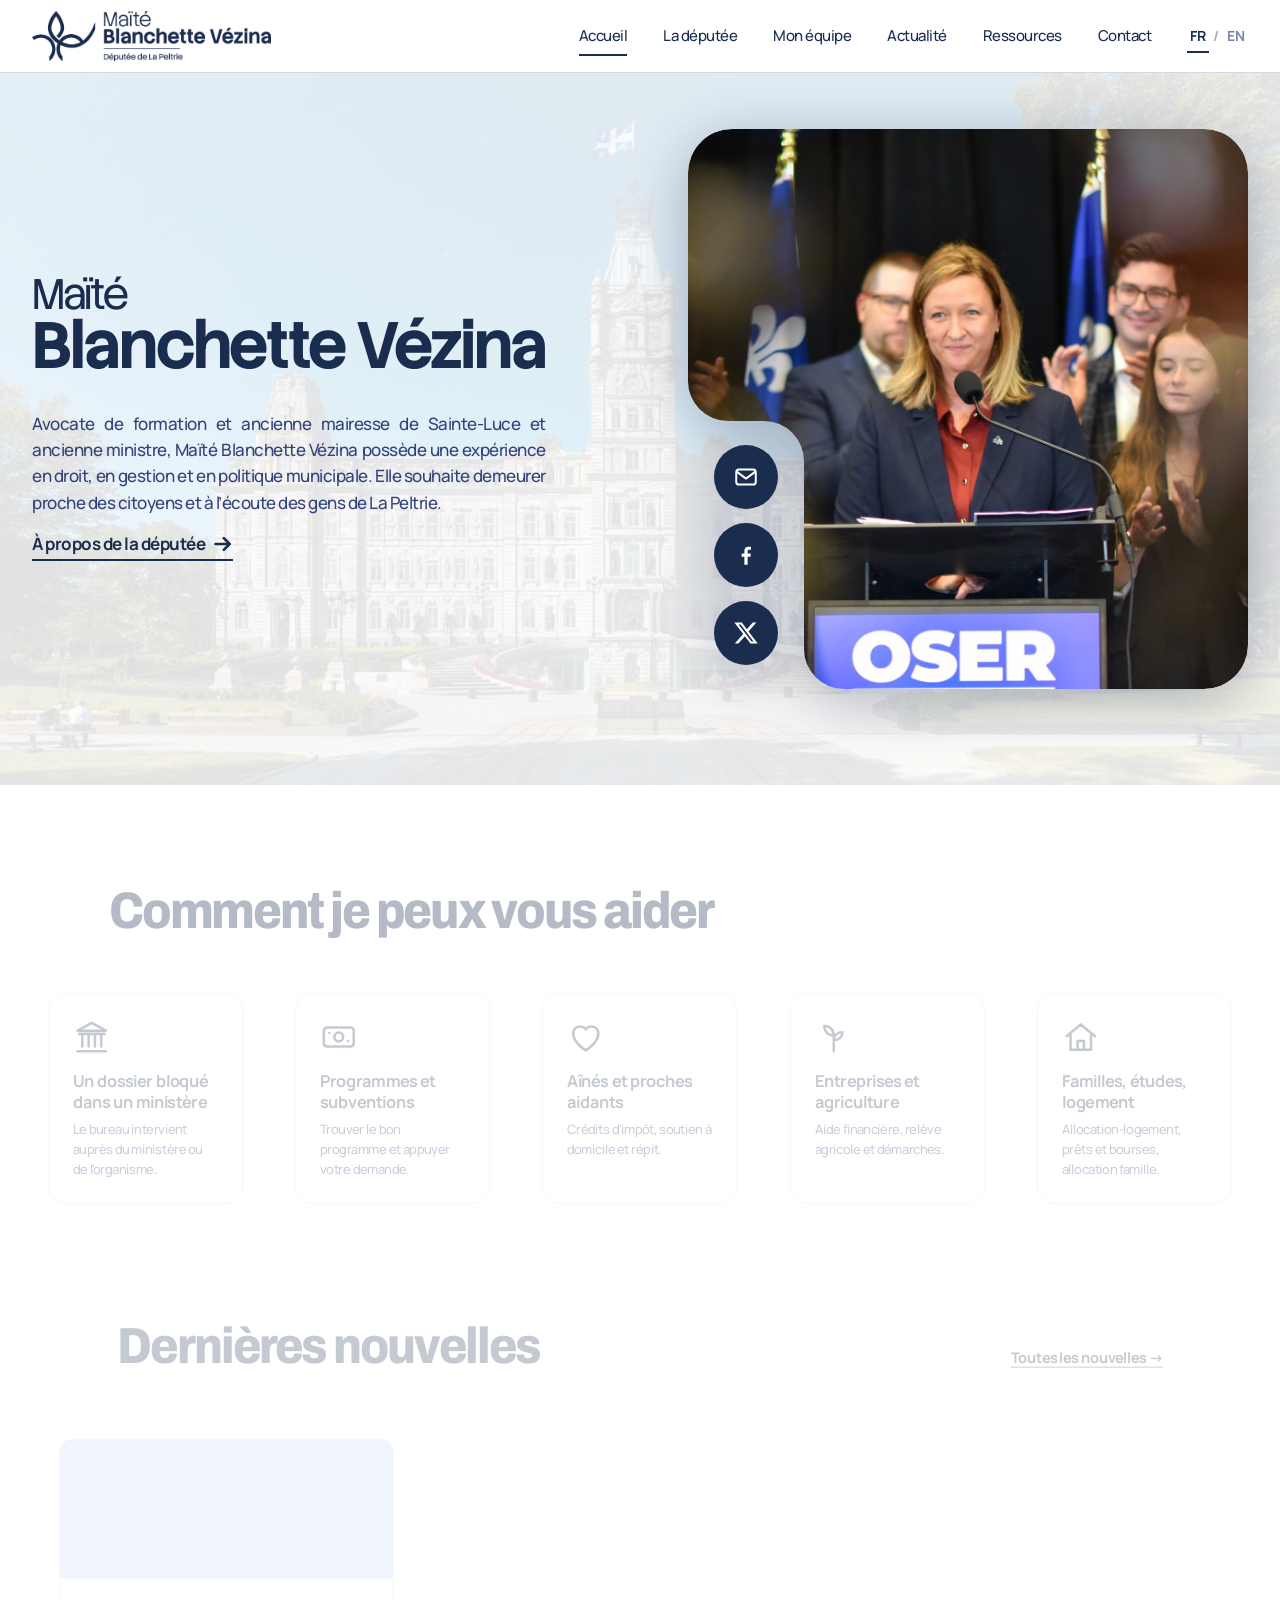
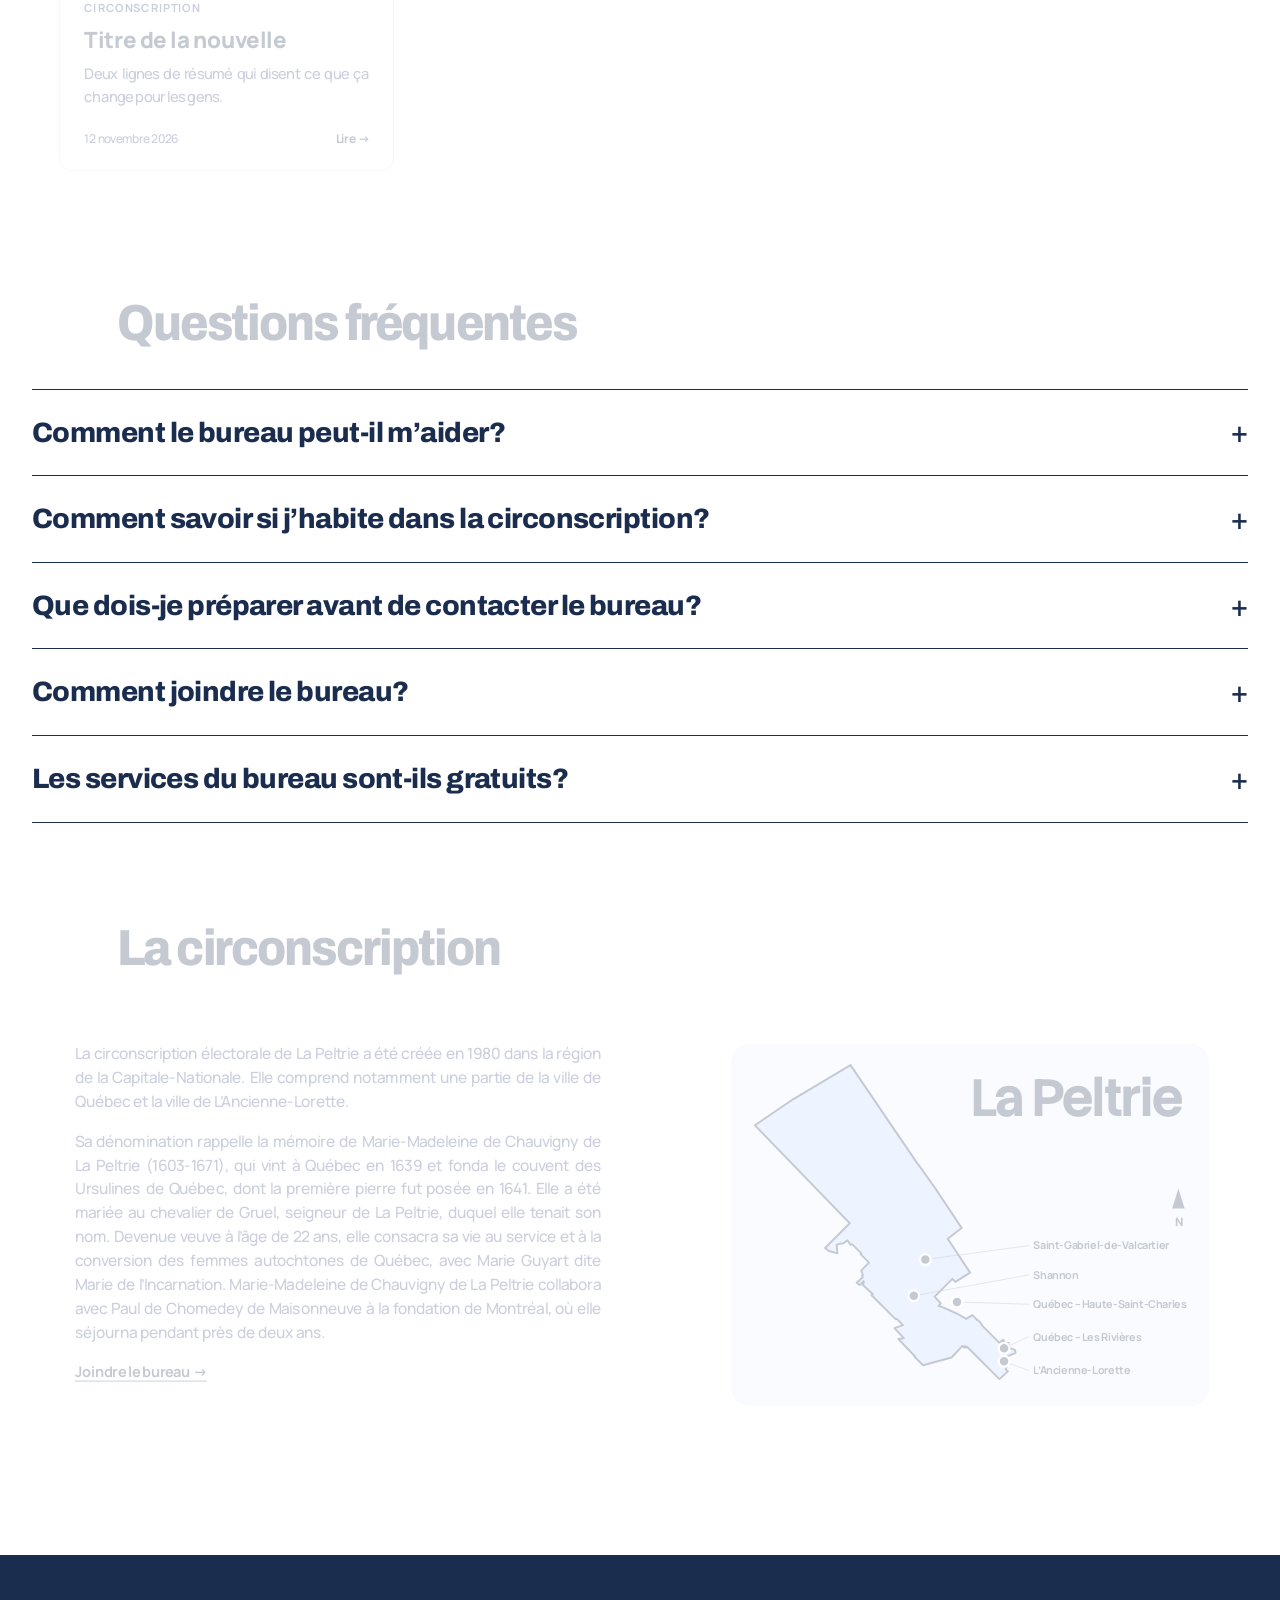
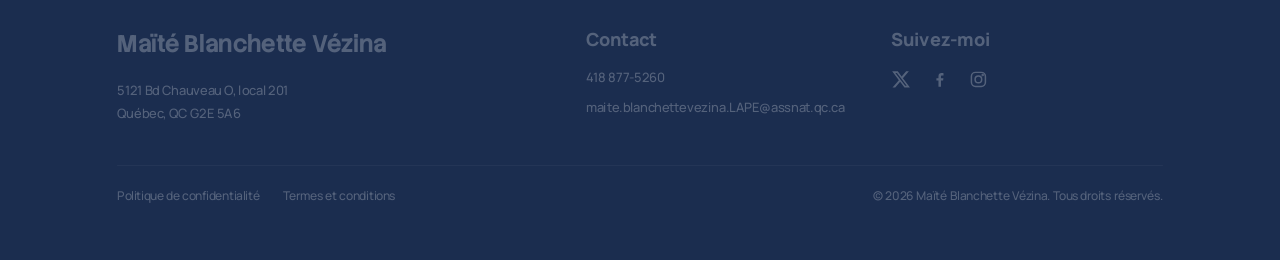
<file: index.html>
<!DOCTYPE html>
<html lang="fr">
<head>
<meta charset="utf-8">
<meta name="viewport" content="width=device-width, initial-scale=1">
<script>
(function(){var l=location;if(!/^https?:$/.test(l.protocol)||/claude/i.test(l.hostname))return;var b=l.pathname.replace(/index\.html$/,'').replace(/(?:en\/)?(?:accueil|home|depute|mna|equipe|team|actualite|news|ressources|resources|contact|confidentialite|privacy|conditions|terms)(?:\/.*)?$/,'').replace(/(?:^|\/)en\/?$/,'/');if(b.charAt(b.length-1)!=='/')b+='/';window.CHEMINS=true;window.BASE=b;document.write('<base href="'+b+'">');})();
</script>
<link rel="icon" href="favicon.ico" sizes="any">
<link rel="icon" type="image/png" sizes="192x192" href="favicon-192.png">
<link rel="apple-touch-icon" href="apple-touch-icon.png">
<title>Maïté Blanchette Vézina</title>
<link rel="preconnect" href="https://fonts.googleapis.com">
<link rel="preconnect" href="https://fonts.gstatic.com" crossorigin>
<link rel="stylesheet" href="https://fonts.googleapis.com/css2?family=Archivo:wght@100..900&family=Manrope:wght@400;500;700&family=Stack+Sans+Headline:wght@200..700&display=swap">
<link rel="stylesheet" href="style.css">
</head>
<body>

<header class="top">
  <div class="wrap">
    <a class="logo" href="#accueil"><img src="logo-site.png" alt="Maïté Blanchette Vézina, députée de La Peltrie" width="1200" height="251"></a>
    <ul class="nav" id="nav">
      <li><a href="#accueil" aria-current="true">Accueil</a></li>
      <li><a href="#depute">La députée</a></li>
      <li><a href="#equipe">Mon équipe</a></li>
      <li><a href="#actualite">Actualité</a></li>
      <li><a href="#ressources">Ressources</a></li>
      <li><a href="#contact">Contact</a></li>
      <li class="nav-lang"><div class="lang" role="group" aria-label="Langue"><button type="button" data-l="fr" aria-pressed="true">FR</button><i>/</i><button type="button" data-l="en" aria-pressed="false">EN</button></div></li>
    </ul>
    <div class="meta">
      <div class="lang" role="group" aria-label="Langue"><button type="button" data-l="fr" aria-pressed="true">FR</button><i>/</i><button type="button" data-l="en" aria-pressed="false">EN</button></div>
      <button class="burger" id="burger" type="button" aria-label="Menu" aria-expanded="false" aria-controls="nav"><span class="bars" aria-hidden="true"><i></i><i></i><i></i></span></button>
    </div>
  </div>
</header>

<main>

<div id="accueil">
<section class="hero">
  <div class="wrap">
    <div class="hero-text">
      <div class="tb"><h1 class="display"><span style="font-weight:300;font-size:.65em">Maïté</span><br><span style="white-space:nowrap">Blanchette Vézina</span></h1>
      <p class="lead">Avocate de formation et ancienne mairesse de Sainte-Luce et ancienne ministre, Maïté Blanchette Vézina possède une expérience en droit, en gestion et en politique municipale. Elle souhaite demeurer proche des citoyens et à l’écoute des gens de La Peltrie.</p><a class="hero-more" href="#depute">À propos de la députée <svg viewBox="0 0 24 24" aria-hidden="true"><path d="M3 12h17M13 5l7 7-7 7"/></svg></a></div>
    </div>

    <div class="card">
      <div class="frame"><img class="photo" src="hero.jpg" alt="Maïté Blanchette Vézina en conférence de presse, devant des drapeaux du Québec"></div>
      <div class="notch n-bl">
        <a class="bubble" href="mailto:maite.blanchettevezina.LAPE@assnat.qc.ca" aria-label="Courriel"><svg viewBox="0 0 24 24" aria-hidden="true"><rect x="3" y="5" width="18" height="14" rx="2.5"/><path d="m4 7.500 8 6 8-6"/></svg></a>
        <a class="bubble" href="https://www.facebook.com/maitebv.assnat" target="_blank" rel="noopener" aria-label="Facebook"><svg class="fill" viewBox="0 0 24 24" aria-hidden="true"><path d="M13.500 21v-7.500h2.600l.4-3h-3V8.600c0-.87.24-1.460 1.500-1.460h1.600V4.460c-.28-.04-1.200-.12-2.300-.12-2.300 0-3.800 1.400-3.800 3.970V10.500H8v3h2.500V21z"/></svg></a>
        <a class="bubble" href="https://x.com/MaiteVezina" target="_blank" rel="noopener" aria-label="X"><svg class="fill" viewBox="0 0 24 24" aria-hidden="true"><path d="M18.244 2.250h3.308l-7.227 8.260 8.502 11.240H16.170l-5.214-6.817L4.990 21.750H1.680l7.730-8.835L1.254 2.250H8.080l4.713 6.231zm-1.161 17.520h1.833L7.084 4.126H5.117z"/></svg></a>
      </div>
    </div>
  </div>
</section>

<section class="hsec" aria-labelledby="h-aide">
  <div class="wrap">
    <h2 id="h-aide">Comment je peux vous aider</h2>
    <div class="help">
      <a href="#ressources"><svg class="acc-ic" viewBox="0 0 24 24" aria-hidden="true"><path d="M3 21h18M4 10h16M12 3 3 8h18zM6 10v8M10 10v8M14 10v8M18 10v8"/></svg><b>Un dossier bloqué dans un ministère</b><span>Le bureau intervient auprès du ministère ou de l'organisme.</span></a>
      <a href="#ressources"><svg class="acc-ic" viewBox="0 0 24 24" aria-hidden="true"><rect x="2.5" y="6" width="19" height="12" rx="2"/><circle cx="12" cy="12" r="2.8"/><path d="M6 9.5v.01M18 14.5v.01"/></svg><b>Programmes et subventions</b><span>Trouver le bon programme et appuyer votre demande.</span></a>
      <a href="#ressources"><svg class="acc-ic" viewBox="0 0 24 24" aria-hidden="true"><path d="M12 20.5s-8-4.8-8-10.7A4.5 4.5 0 0 1 12 7a4.5 4.5 0 0 1 8 2.8c0 5.9-8 10.7-8 10.7z"/></svg><b>Aînés et proches aidants</b><span>Crédits d'impôt, soutien à domicile et répit.</span></a>
      <a href="#ressources"><svg class="acc-ic" viewBox="0 0 24 24" aria-hidden="true"><path d="M12 21V11M12 11C12 7.5 9.5 5 6 5c0 3.5 2.5 6 6 6zM12 14c0-3 2.2-5 5.5-5 0 3-2.2 5-5.5 5z"/></svg><b>Entreprises et agriculture</b><span>Aide financière, relève agricole et démarches.</span></a>
      <a href="#ressources"><svg class="acc-ic" viewBox="0 0 24 24" aria-hidden="true"><path d="M3 11.5 12 4l9 7.5M5.5 10v10h13V10M10 20v-5.5h4V20"/></svg><b>Familles, études, logement</b><span>Allocation-logement, prêts et bourses, allocation famille.</span></a>
    </div>
  </div>
</section>

<section class="hsec" aria-labelledby="h-nouv">
  <div class="wrap">
    <div class="hrow"><h2 id="h-nouv">Dernières nouvelles</h2><a class="hlink" href="#actualite">Toutes les nouvelles →</a></div>
    <div class="news" id="home-news"></div>
  </div>
</section>

<section class="hsec" aria-labelledby="h-faq">
  <div class="wrap">
    <h2 id="h-faq">Questions fréquentes</h2>
    <div class="faq">
      <details><summary>Comment le bureau peut-il m’aider?</summary><div class="fa"><p>Si un dossier est bloqué dans un ministère ou un organisme, si vous cherchez le bon programme ou si vous voulez porter plainte, le bureau prend votre dossier en charge, joint la bonne personne et fait le suivi avec vous.</p><a href="#ressources">Voir les ressources →</a></div></details>
      <details><summary>Comment savoir si j’habite dans la circonscription?</summary><div class="fa"><p>Entrez votre code postal dans l’outil d’Élections Québec pour connaître votre circonscription.</p><a href="https://www.electionsquebec.qc.ca/francais/provincial/carte-electorale/trouvez-votre-circonscription.php" target="_blank" rel="noopener">Vérifier sur le site d’Élections Québec →</a></div></details>
      <details><summary>Que dois-je préparer avant de contacter le bureau?</summary><div class="fa"><p>Votre numéro de dossier, les lettres ou courriels reçus, les dates importantes et une courte description du problème. Si un délai de recours court, mentionnez-le dès le premier contact.</p></div></details>
      <details><summary>Comment joindre le bureau?</summary><div class="fa"><p>Par téléphone au 418 877-5260, par courriel à maite.blanchettevezina.LAPE@assnat.qc.ca ou en personne au 5121 Bd Chauveau O, local 201, à Québec. Le bureau est ouvert du lundi au jeudi de 8 h 30 à 12 h et de 13 h à 16 h 30, et le vendredi de 8 h 30 à 12 h.</p><a href="#contact">Page Contact →</a></div></details>
      <details><summary>Les services du bureau sont-ils gratuits?</summary><div class="fa"><p>Oui, les services du bureau de circonscription sont gratuits.</p></div></details>
    </div>
  </div>
</section>

<section class="hsec hlast" aria-labelledby="h-circ">
  <div class="wrap">
    <h2 id="h-circ">La circonscription</h2>
    <div class="circ">
      <div>
        <p>La circonscription électorale de La Peltrie a été créée en 1980 dans la région de la Capitale-Nationale. Elle comprend notamment une partie de la ville de Québec et la ville de L’Ancienne-Lorette.</p>
        <p>Sa dénomination rappelle la mémoire de Marie-Madeleine de Chauvigny de La Peltrie (1603-1671), qui vint à Québec en 1639 et fonda le couvent des Ursulines de Québec, dont la première pierre fut posée en 1641. Elle a été mariée au chevalier de Gruel, seigneur de La Peltrie, duquel elle tenait son nom. Devenue veuve à l’âge de 22 ans, elle consacra sa vie au service et à la conversion des femmes autochtones de Québec, avec Marie Guyart dite Marie de l’Incarnation. Marie-Madeleine de Chauvigny de La Peltrie collabora avec Paul de Chomedey de Maisonneuve à la fondation de Montréal, où elle séjourna pendant près de deux ans.</p>
        <a class="hlink" href="#contact">Joindre le bureau →</a>
      </div>
      <figure class="cmap">
        <svg viewBox="0 0 620 470" role="img" aria-labelledby="cmap-t" class="map-svg">
          <title id="cmap-t">Limites officielles de la circonscription de La Peltrie et ses principales municipalités et secteurs</title>
          <rect width="620" height="470" rx="25" fill="#EAF0FF"/>
          <path d="M242 156L155 28L81 72L31 106L154 233L122 265L127 269L138 272L137 261L139 260L146 259L151 255L153 258L155 261L156 261L157 260L169 272L168 273L179 284L169 294L171 300L170 301L171 303L163 310L167 313L172 308L172 311L171 313L184 325L182 326L213 357L215 357L223 365L212 369L224 382L217 383L239 406L238 406L249 417L286 407L300 392L302 394L303 392L305 394L306 393L348 435L359 425L356 422L357 420L357 420L354 416L354 416L351 412L355 408L355 407L369 401L368 397L362 395L360 393L360 392L361 393L360 390L360 388L356 389L354 388L352 389L353 388L353 386L354 386L353 384L348 388L326 366L322 360L320 359L313 352L305 357L293 350L275 342L269 340L272 337L264 328L287 305L291 309L310 297L281 253L299 239L265 188L243 157Z" fill="rgba(157,187,255,.6)" stroke="#1B2D4F" stroke-width="2.5" stroke-linejoin="round"/>
          <text x="584" y="94" text-anchor="end" class="map-name">La Peltrie</text>
          <g class="poi"><path d="M252 280L386 262" class="leader"/><circle cx="252" cy="280" r="7"/><text x="392" y="267">Saint-Gabriel-de-Valcartier</text></g>
          <g class="poi"><path d="M237 327L386 300" class="leader"/><circle cx="237" cy="327" r="7"/><text x="392" y="305">Shannon</text></g>
          <g class="poi"><path d="M293 335L386 338" class="leader"/><circle cx="293" cy="335" r="7"/><text x="392" y="343">Québec – Haute-Saint-Charles</text></g>
          <g class="poi"><path d="M354 395L386 380" class="leader"/><circle cx="354" cy="395" r="7"/><text x="392" y="385">Québec – Les Rivières</text></g>
          <g class="poi"><path d="M354 412L386 424" class="leader"/><circle cx="354" cy="412" r="7"/><text x="392" y="429">L’Ancienne-Lorette</text></g>
          <g transform="translate(580 214)"><path d="M0 -26 8 0H-8Z" fill="#1B2D4F"/><text x="0" y="22" text-anchor="middle" class="map-n">N</text></g>
        </svg>
      </figure>
    </div>
  </div>
</section>
</div>


<section class="sec" id="equipe">
  <div class="wrap">
    <div class="sec-head">
      <h2 class="display" style="text-transform:none">Mon équipe</h2>
      <p>Les personnes qui répondent à vos appels, reçoivent vos courriels et font avancer vos dossiers au bureau de circonscription.</p>
    </div>
    <div class="team">
      <div class="member" data-email="manon.cambefort@assnat.qc.ca" data-bureau="5121 Bd Chauveau O, Québec, QC G2E 5A6, local 201" role="button" tabindex="0" aria-haspopup="dialog" data-desc="[Description : parcours, rôle au bureau, dossiers dont elle s'occupe, comment la joindre.]"><div class="ph photo"><img src="equipe-manon.jpg" alt="Manon Cambefort" loading="lazy" style="object-position:50% 12%"></div><b>Manon Cambefort</b><span>Responsable du bureau de circonscription</span></div>
      <div class="member" data-email="julien.dufour@assnat.qc.ca" data-bureau="5121 Bd Chauveau O, Québec, QC G2E 5A6, local 201" role="button" tabindex="0" aria-haspopup="dialog" data-desc="[Description : parcours, rôle au bureau, dossiers dont il s'occupe, comment le joindre.]"><div class="ph photo"><img src="equipe-julien.jpg" alt="Julien Dufour" loading="lazy" style="object-position:50% 20%"></div><b>Julien Dufour</b><span>Co-responsable du bureau de circonscription</span></div>
      <div class="member" data-email="elliott.sladecek@assnat.qc.ca" data-bureau="1045 Rue des Parlementaires, Québec, QC G1A 1A3, bureau 3.147" role="button" tabindex="0" aria-haspopup="dialog" data-desc="[Description : parcours, rôle auprès de la députée, dossiers dont il s'occupe, comment le joindre.]"><div class="ph photo"><img src="equipe-elliott.jpg" alt="Elliott Sladecek" loading="lazy" style="object-position:50% 30%"></div><b>Elliott Sladecek</b><span>Attaché politique</span></div>
    </div>
  </div>
</section>

<dialog class="fiche" id="fiche" aria-labelledby="fiche-nom">
  <div class="fiche-in">
    <button class="fiche-x" id="fiche-x" type="button" aria-label="Fermer">✕</button>
    <div class="ph">[PHOTO]</div>
    <div>
      <h3 id="fiche-nom"></h3>
      <p class="role" id="fiche-role"></p>
      <p class="desc" id="fiche-desc"></p>
      <dl>
        <dt>Courriel</dt><dd id="fiche-mail">[courriel]</dd>
        <dt id="fiche-tel-t">Téléphone</dt><dd id="fiche-tel">[téléphone]</dd>
        <dt>Bureau</dt><dd id="fiche-bur">[adresse du bureau de circonscription]</dd>
      </dl>
    </div>
  </div>
</dialog>


<section class="sec" id="actualite">
  <div class="wrap">
    <div class="sec-head">
      <h2 class="display">Actualité</h2>
      <p>Annonces, communiqués et rendez-vous de la députée, dans la circonscription et sur la colline parlementaire.</p>
    </div>
    <div class="chips" id="chips" role="group" aria-label="Filtrer les nouvelles"></div>
    <div class="news" id="news"></div>
  </div>
</section>


<section class="sec" id="article">
  <div class="wrap">
    <div class="sec-head art-head" id="art-head"></div>
    <article class="art">
      <a class="art-back" href="#actualite">← Toutes les nouvelles</a>
      <div id="art-contenu"></div>
    </article>
  </div>
</section>


<section class="sec" id="ressources">
  <div class="wrap">
    <div class="sec-head">
      <h2 class="display">Ressources</h2>
      <p>Choisissez votre situation. Le bureau vous oriente, ou fait la démarche avec vous.</p>
    </div>
    <div class="res">
      <div class="acc"><button class="acc-h" type="button" aria-expanded="false" aria-controls="r1"><svg class="acc-ic" viewBox="0 0 24 24" aria-hidden="true"><path d="M3 21h18M4 10h16M12 3 3 8h18zM6 10v8M10 10v8M14 10v8M18 10v8"/></svg><b>Un dossier bloqué dans un ministère</b><span>Le bureau intervient auprès du ministère ou de l'organisme concerné.</span><i aria-hidden="true">+</i></button><div class="acc-p" id="r1" role="region"><div class="acc-in"><div class="acc-body"><div><h4>Comment le bureau intervient</h4><p>Le bureau de circonscription reçoit les demandes des citoyens qui ont du mal à accéder à un programme du gouvernement ou qui veulent porter plainte à l'égard d'un ministère ou d'un organisme. Nous prenons votre dossier en charge, joignons la bonne personne et faisons le suivi avec vous.</p></div><div><h4>À préparer avant de nous joindre</h4><p>Votre numéro de dossier, les lettres ou courriels reçus, les dates importantes et une courte description du problème. Si un délai de recours court, mentionnez-le dès le premier contact.</p></div><div><h4>Exemples de dossiers</h4><p>Aide financière aux études, SAAQ, Revenu Québec, aide sociale et Emploi-Québec, RAMQ, CNESST, Retraite Québec.</p></div><ul class="acc-links acc-wide"><li><a href="https://www.quebec.ca/gouvernement/ministeres-et-organismes" target="_blank" rel="noopener">Liste des ministères et organismes ↗</a></li></ul><a class="acc-cta" href="#contact">Contacter le bureau</a></div></div></div></div>
      <div class="acc"><button class="acc-h" type="button" aria-expanded="false" aria-controls="r2"><svg class="acc-ic" viewBox="0 0 24 24" aria-hidden="true"><rect x="2.5" y="6" width="19" height="12" rx="2"/><circle cx="12" cy="12" r="2.8"/><path d="M6 9.5v.01M18 14.5v.01"/></svg><b>Programmes et subventions</b><span>Repérer le bon programme et appuyer votre demande.</span><i aria-hidden="true">+</i></button><div class="acc-p" id="r2" role="region"><div class="acc-in"><div class="acc-body"><div><h4>Comment on vous aide</h4><p>Le bureau vous aide à repérer le programme qui correspond à votre projet, à vérifier si vous y êtes admissible et à joindre la bonne personne au ministère. Il peut aussi appuyer votre demande.</p></div><div><h4>Avant de déposer</h4><p>Lisez les critères et les dates limites du programme, rassemblez vos pièces justificatives (budget, soumissions, preuves de constitution pour un organisme) et gardez une copie de tout ce que vous envoyez.</p></div><div><h4>Organismes et municipalités</h4><p>Le bureau peut vous orienter vers les programmes qui s'adressent aux organismes communautaires, aux municipalités et aux projets de la circonscription.</p></div><ul class="acc-links acc-wide"><li><a href="https://www.quebec.ca/" target="_blank" rel="noopener">Québec.ca ↗</a></li></ul><a class="acc-cta" href="#contact">Contacter le bureau</a></div></div></div></div>
      <div class="acc"><button class="acc-h" type="button" aria-expanded="false" aria-controls="r3"><svg class="acc-ic" viewBox="0 0 24 24" aria-hidden="true"><path d="M12 20.5s-8-4.8-8-10.7A4.5 4.5 0 0 1 12 7a4.5 4.5 0 0 1 8 2.8c0 5.9-8 10.7-8 10.7z"/></svg><b>Aînés et proches aidants</b><span>Crédits d'impôt, soutien à domicile et ressources pour les proches aidants.</span><i aria-hidden="true">+</i></button><div class="acc-p" id="r3" role="region"><div class="acc-in"><div class="acc-body"><div><h4>Crédits d'impôt</h4><p>Plusieurs crédits remboursables peuvent s'appliquer : maintien à domicile des aînés, soutien aux aînés, solidarité et personne aidante. Revenu Québec en détaille les conditions.</p></div><div><h4>Soutien à domicile</h4><p>Pour les services à domicile et le répit, le point de départ est le CLSC de votre secteur, au CIUSSS de la Capitale-Nationale. Le bureau peut intervenir si vous vous butez à des délais ou à un refus.</p></div><div><h4>Pour les proches aidants</h4><p>Québec.ca regroupe les mesures d'aide financière et les ressources destinées aux personnes proches aidantes, et Proche aidance Québec offre du soutien.</p></div><ul class="acc-links acc-wide"><li><a href="https://www.revenuquebec.ca/fr/citoyens/credits-dimpot/credit-dimpot-pour-maintien-a-domicile/" target="_blank" rel="noopener">Crédit d'impôt pour maintien à domicile ↗</a></li><li><a href="https://www.quebec.ca/famille-et-soutien-aux-personnes/personne-proche-aidante/ressources-services-soutien-personnes-proches-aidantes" target="_blank" rel="noopener">Personnes proches aidantes ↗</a></li><li><a href="https://www.ciusss-capitalenationale.gouv.qc.ca/" target="_blank" rel="noopener">CIUSSS de la Capitale-Nationale ↗</a></li></ul><a class="acc-cta" href="#contact">Contacter le bureau</a></div></div></div></div>
      <div class="acc"><button class="acc-h" type="button" aria-expanded="false" aria-controls="r4"><svg class="acc-ic" viewBox="0 0 24 24" aria-hidden="true"><path d="M12 21V11M12 11C12 7.5 9.5 5 6 5c0 3.5 2.5 6 6 6zM12 14c0-3 2.2-5 5.5-5 0 3-2.2 5-5.5 5z"/></svg><b>Entreprises et agriculture</b><span>Aide financière, relève agricole et démarches auprès des ministères.</span><i aria-hidden="true">+</i></button><div class="acc-p" id="r4" role="region"><div class="acc-in"><div class="acc-body"><div><h4>Agriculture</h4><p>La Financière agricole du Québec administre notamment le Programme Investissement Croissance Durable et le Programme d'appui financier à la relève agricole. Le MAPAQ tient la liste de ses programmes d'aide financière. La Financière agricole : 1 800 749-3646.</p></div><div><h4>Entreprises</h4><p>Pour les entreprises non agricoles, Investissement Québec et Services Québec sont les premiers interlocuteurs. Le bureau peut faciliter vos démarches auprès des ministères (permis, autorisations, aides).</p></div><div><h4>Avant de commencer</h4><p>Rassemblez vos états financiers, vos soumissions et une description du projet. Chaque programme a ses propres conditions et dates limites.</p></div><ul class="acc-links acc-wide"><li><a href="https://www.quebec.ca/agriculture-environnement-et-ressources-naturelles/agriculture/devenir-agriculteur/soutien-financier" target="_blank" rel="noopener">MAPAQ : soutien financier ↗</a></li><li><a href="https://www.fadq.qc.ca/" target="_blank" rel="noopener">La Financière agricole du Québec ↗</a></li><li><a href="https://www.investquebec.com/" target="_blank" rel="noopener">Investissement Québec ↗</a></li></ul><a class="acc-cta" href="#contact">Contacter le bureau</a></div></div></div></div>
      <div class="acc"><button class="acc-h" type="button" aria-expanded="false" aria-controls="r5"><svg class="acc-ic" viewBox="0 0 24 24" aria-hidden="true"><path d="M3 11.5 12 4l9 7.5M5.5 10v10h13V10M10 20v-5.5h4V20"/></svg><b>Familles, études, logement</b><span>Allocation-logement, prêts et bourses, allocation famille.</span><i aria-hidden="true">+</i></button><div class="acc-p" id="r5" role="region"><div class="acc-in"><div class="acc-body"><div><h4>Logement</h4><p>L'allocation-logement de Revenu Québec peut atteindre 170 $ par mois pour la période du 1er octobre 2026 au 30 septembre 2027. L'admissibilité dépend notamment du revenu familial et de la situation de logement. La demande se fait en ligne ou avec le formulaire LEX-165. Revenu Québec : 418 266-1016.</p></div><div><h4>Études</h4><p>La demande de prêts et bourses 2026-2027 se fait dans Mon dossier d'aide financière aux études. Service à la clientèle : 418 643-3750 (Québec) ou 1 877 643-3750 (sans frais).</p></div><div><h4>Familles</h4><p>L'Allocation famille est administrée par Retraite Québec. Si un paiement tarde ou si votre dossier est bloqué, le bureau peut intervenir.</p></div><ul class="acc-links acc-wide"><li><a href="https://www.revenuquebec.ca/fr/citoyens/votre-situation/faible-revenu/programme-allocation-logement/" target="_blank" rel="noopener">Allocation-logement ↗</a></li><li><a href="https://www.quebec.ca/education/aide-financiere-aux-etudes" target="_blank" rel="noopener">Aide financière aux études ↗</a></li><li><a href="https://www.retraitequebec.gouv.qc.ca/" target="_blank" rel="noopener">Retraite Québec ↗</a></li></ul><a class="acc-cta" href="#contact">Contacter le bureau</a></div></div></div></div>
    </div>
  </div>
</section>


<section class="sec" id="contact">
  <div class="wrap">
    <div class="sec-head">
      <h2 class="display">Contact</h2>
      <p>Une question, un problème, une invitation? Écrivez au bureau de circonscription.</p>
    </div>
    <div class="contact">
      <div class="info">
        <a class="cc" href="mailto:maite.blanchettevezina.LAPE@assnat.qc.ca"><svg viewBox="0 0 24 24" aria-hidden="true"><rect x="3" y="5" width="18" height="14" rx="2.5"/><path d="m4 7.5 8 6 8-6"/></svg><b>Courriel</b><span>maite.blanchettevezina.LAPE<wbr>@assnat.qc.ca</span></a>
        <a class="cc" href="tel:+14188775260"><svg viewBox="0 0 24 24" aria-hidden="true"><path d="M5 4h4l2 5-2.5 1.5a11 11 0 0 0 5 5L15 13l5 2v4a2 2 0 0 1-2 2A15 15 0 0 1 3 6a2 2 0 0 1 2-2z"/></svg><b>Téléphone</b><span>418 877-5260</span></a>
        <a class="cc" href="https://www.google.com/maps/search/?api=1&query=5121+Bd+Chauveau+O,+Qu%C3%A9bec,+QC+G2E+5A6" target="_blank" rel="noopener"><svg viewBox="0 0 24 24" aria-hidden="true"><path d="M12 21s7-6.2 7-11.5A7 7 0 0 0 5 9.5C5 14.800 12 21 12 21z"/><circle cx="12" cy="9.5" r="2.5"/></svg><b>Adresse</b><span>5121 Bd Chauveau O, local 201<br>Québec, QC G2E 5A6</span></a>
        <div class="cc"><svg viewBox="0 0 24 24" aria-hidden="true"><circle cx="12" cy="12" r="9"/><path d="M12 7v5l3 2"/></svg><b>Heures d’ouverture</b><dl class="hrs"><dt>Lundi au jeudi</dt><dd>8 h 30 – 12 h<br>13 h – 16 h 30</dd><dt>Vendredi</dt><dd>8 h 30 – 12 h</dd><dt>Samedi et dimanche</dt><dd>Fermé</dd></dl></div>
      </div>
      <div class="map">
        <iframe title="Carte : bureau de circonscription, 5121 boulevard Chauveau Ouest, Québec" src="https://www.google.com/maps?q=5121+Boulevard+Chauveau+O,+Qu%C3%A9bec,+QC+G2E+5A6&amp;output=embed&amp;hl=fr" width="100%" height="100%" style="border:0" loading="lazy" referrerpolicy="no-referrer-when-downgrade" allowfullscreen></iframe>
      </div>
    </div>
  </div>
</section>

<section class="sec" id="depute">
  <div class="wrap">
    <div class="sec-head">
      <h2 class="display">La députée</h2>
      <p>Avocate, ancienne mairesse et ancienne ministre : le parcours de Maïté Blanchette Vézina.</p>
    </div>
    <p class="dep-intro">Née à Montmagny en 1985, Maïté Blanchette Vézina est avocate de formation. Ancienne mairesse de Sainte-Luce et ancienne ministre, elle représente La Peltrie à l’Assemblée nationale depuis octobre 2026.</p>
    <h3 class="dep-h">Parcours</h3>
    <ol class="tv" id="tv">
      <div class="tv-line" aria-hidden="true"><div class="tv-fill" id="tvFill"></div></div>
      <li class="tv-item">
        <p class="tv-num" aria-hidden="true">1985</p>
        <div class="tv-body">
          <h3>Née à Montmagny</h3>
        </div>
      </li>
      <li class="tv-item">
        <p class="tv-num" aria-hidden="true">2005</p>
        <div class="tv-body">
          <p class="tv-step">2005 – 2010</p>
          <h3>Études à l’Université Laval</h3>
        </div>
      </li>
      <li class="tv-item">
        <p class="tv-num" aria-hidden="true">2009</p>
        <div class="tv-body">
          <p class="tv-step">2009 – 2013</p>
          <h3>Avocate chez DS Avocats</h3>
        </div>
      </li>
      <li class="tv-item">
        <p class="tv-num" aria-hidden="true">2013</p>
        <div class="tv-body">
          <p class="tv-step">2013 – 2018</p>
          <h3>Avocate dans le Bas-Saint-Laurent</h3>
        </div>
      </li>
      <li class="tv-item">
        <p class="tv-num" aria-hidden="true">2017</p>
        <div class="tv-body">
          <p class="tv-step">2017 – 2021</p>
          <h3>Mairesse de Sainte-Luce</h3>
        </div>
      </li>
      <li class="tv-item">
        <p class="tv-num" aria-hidden="true">2018</p>
        <div class="tv-body">
          <p class="tv-step">2018 – 2021</p>
          <h3>À la tête d’Idéal Légal</h3>
        </div>
      </li>
      <li class="tv-item">
        <p class="tv-num" aria-hidden="true">2021</p>
        <div class="tv-body">
          <p class="tv-step">2021 – 2022</p>
          <h3>Directrice régionale à Centraide</h3>
        </div>
      </li>
      <li class="tv-item">
        <p class="tv-num" aria-hidden="true">2022</p>
        <div class="tv-body">
          <p class="tv-step">3 octobre 2022</p>
          <h3>Élue députée de Rimouski</h3>
        </div>
      </li>
      <li class="tv-item">
        <p class="tv-num" aria-hidden="true">2022</p>
        <div class="tv-body">
          <p class="tv-step">20 octobre 2022 – 10 septembre 2025</p>
          <h3>Ministre des Ressources naturelles et des Forêts</h3>
        </div>
      </li>
      <li class="tv-item">
        <p class="tv-num" aria-hidden="true">2025</p>
        <div class="tv-body">
          <p class="tv-step">18 septembre 2025</p>
          <h3>Députée indépendante</h3>
        </div>
      </li>
      <li class="tv-item">
        <p class="tv-num" aria-hidden="true">2026</p>
        <div class="tv-body">
          <p class="tv-step">24 mars 2026</p>
          <h3>Passage au Parti conservateur du Québec</h3>
        </div>
      </li>
      <li class="tv-item">
        <p class="tv-num" aria-hidden="true">2026</p>
        <div class="tv-body">
          <p class="tv-step">5 octobre 2026</p>
          <h3>Élue députée de La Peltrie</h3>
        </div>
      </li>
    </ol>
  </div>
</section>


<section class="sec" id="confidentialite">
  <div class="wrap">
    <div class="sec-head">
      <h2 class="display">Politique de confidentialité</h2>
      <p>Comment ce site traite vos renseignements personnels.</p>
    </div>
    <div class="legal">
      <div class="lg-fr">
        <p class="lg-date">Dernière mise à jour : 23 novembre 2026</p>
        <h3>1. Qui sommes-nous</h3>
        <p>Ce site est celui du bureau de circonscription de Maïté Blanchette Vézina, députée de La Peltrie à l’Assemblée nationale du Québec. Le bureau est situé au 5121 Bd Chauveau O, local 201, Québec (Québec) G2E 5A6.</p>
        <h3>2. Les renseignements que nous recueillons</h3>
        <p>Ce site ne contient aucun formulaire et ne vous demande aucun renseignement personnel. Les renseignements que vous nous transmettez par courriel, par téléphone ou en personne (par exemple votre nom, vos coordonnées et les détails de votre dossier) nous parviennent uniquement parce que vous choisissez de nous les fournir.</p>
        <p>Comme pour la plupart des sites, l’hébergeur du site peut enregistrer des données techniques de base lors de votre visite, comme votre adresse IP, le type de navigateur et les pages consultées.</p>
        <h3>3. Ce que le site n’utilise pas</h3>
        <p>À la date de cette politique, le site n’utilise ni témoin publicitaire, ni outil d’analyse de trafic, ni profilage.</p>
        <h3>4. Services de tiers</h3>
        <ul><li>Hébergement : le site est hébergé par GitHub Pages (GitHub, Inc.).</li><li>Polices de caractères : le site charge ses polices depuis Google Fonts. Votre navigateur communique alors avec les serveurs de Google, qui peuvent voir votre adresse IP.</li><li>Liens externes : les liens vers Google Maps, X, Facebook et d’autres sites vous mènent hors de ce site. Leurs pratiques relèvent de leurs propres politiques.</li></ul>
        <h3>5. Stockage dans votre navigateur</h3>
        <p>Le site conserve dans votre navigateur un seul élément : votre choix de langue (FR ou EN). Il ne contient aucun renseignement personnel et vous pouvez l’effacer en tout temps.</p>
        <h3>6. Utilisation de vos renseignements</h3>
        <p>Nous utilisons les renseignements que vous nous transmettez pour répondre à votre demande et, au besoin, pour faire des démarches en votre nom auprès d’un ministère ou d’un organisme, avec votre accord. Nous ne vendons pas vos renseignements et ne les communiquons pas à des fins commerciales.</p>
        <h3>7. Conservation et sécurité</h3>
        <p>Nous conservons vos renseignements le temps nécessaire pour traiter votre demande, puis nous les détruisons ou les conservons selon les règles applicables. Nous prenons des mesures raisonnables pour les protéger.</p>
        <h3>8. Vos droits</h3>
        <p>Vous pouvez demander d’accéder aux renseignements que nous détenons sur vous, de les faire corriger ou de retirer votre consentement en écrivant à <a href="mailto:maite.blanchettevezina.LAPE@assnat.qc.ca">maite.blanchettevezina.LAPE@assnat.qc.ca</a>. Si vous estimez que vos droits ne sont pas respectés, vous pouvez porter plainte auprès de la Commission d’accès à l’information du Québec.</p>
        <h3>9. Modifications</h3>
        <p>Nous pouvons modifier cette politique. La date de la dernière mise à jour figure en haut de cette page.</p>
        <h3>10. Nous joindre</h3>
        <p>Pour toute question sur cette politique : <a href="mailto:maite.blanchettevezina.LAPE@assnat.qc.ca">maite.blanchettevezina.LAPE@assnat.qc.ca</a> ou 418 877-5260.</p>
      </div>
      <div class="lg-en">
        <p class="lg-date">Last updated: November 23, 2026</p>
        <h3>1. Who we are</h3>
        <p>This website belongs to the constituency office of Maïté Blanchette Vézina, MNA for La Peltrie in the National Assembly of Québec. The office is located at 5121 Bd Chauveau O, suite 201, Québec (Québec) G2E 5A6.</p>
        <h3>2. Information we collect</h3>
        <p>This website has no forms and does not ask for any personal information. Information you send us by email, by phone or in person (for example your name, contact details and the details of your file) reaches us only because you choose to provide it.</p>
        <p>As with most websites, the site’s host may record basic technical data when you visit, such as your IP address, browser type and the pages viewed.</p>
        <h3>3. What the website does not use</h3>
        <p>As of the date of this policy, the website uses no advertising cookies, no traffic analytics tools and no profiling.</p>
        <h3>4. Third-party services</h3>
        <ul><li>Hosting: the website is hosted by GitHub Pages (GitHub, Inc.).</li><li>Fonts: the website loads its fonts from Google Fonts. Your browser then contacts Google’s servers, which can see your IP address.</li><li>External links: links to Google Maps, X, Facebook and other sites take you away from this website. Their practices are governed by their own policies.</li></ul>
        <h3>5. Storage in your browser</h3>
        <p>The website stores a single item in your browser: your language choice (FR or EN). It contains no personal information and you can clear it at any time.</p>
        <h3>6. How we use your information</h3>
        <p>We use the information you send us to respond to your request and, where needed, to take steps on your behalf with a ministry or agency, with your agreement. We do not sell your information or share it for commercial purposes.</p>
        <h3>7. Retention and security</h3>
        <p>We keep your information for as long as needed to handle your request, then destroy it or retain it according to the applicable rules. We take reasonable measures to protect it.</p>
        <h3>8. Your rights</h3>
        <p>You may ask to access the information we hold about you, have it corrected or withdraw your consent by writing to <a href="mailto:maite.blanchettevezina.LAPE@assnat.qc.ca">maite.blanchettevezina.LAPE@assnat.qc.ca</a>. If you believe your rights are not being respected, you may file a complaint with the Commission d’accès à l’information du Québec.</p>
        <h3>9. Changes</h3>
        <p>We may update this policy. The date of the latest update appears at the top of this page.</p>
        <h3>10. Contact us</h3>
        <p>For any question about this policy: <a href="mailto:maite.blanchettevezina.LAPE@assnat.qc.ca">maite.blanchettevezina.LAPE@assnat.qc.ca</a> or 418 877-5260.</p>
      </div>
    </div>
  </div>
</section>


<section class="sec" id="conditions">
  <div class="wrap">
    <div class="sec-head">
      <h2 class="display">Termes et conditions</h2>
      <p>Les règles qui encadrent l’utilisation de ce site.</p>
    </div>
    <div class="legal">
      <div class="lg-fr">
        <p class="lg-date">Dernière mise à jour : 23 novembre 2026</p>
        <h3>1. Acceptation</h3>
        <p>En utilisant ce site, vous acceptez les présentes conditions. Si vous ne les acceptez pas, veuillez ne pas utiliser le site.</p>
        <h3>2. Nature du site</h3>
        <p>Ce site présente le travail et les services du bureau de circonscription de Maïté Blanchette Vézina, députée de La Peltrie. Il n’est pas le site officiel de l’Assemblée nationale du Québec.</p>
        <h3>3. Information à titre indicatif</h3>
        <p>Le contenu du site est fourni à titre informatif seulement. Il ne constitue ni un avis juridique, ni un avis financier, ni un avis professionnel. Les programmes, les montants et les dates mentionnés peuvent changer : vérifiez toujours auprès de l’organisme concerné ou sur les sites officiels du gouvernement.</p>
        <h3>4. Propriété intellectuelle</h3>
        <p>Sauf mention contraire, les textes, les images, le logo et les autres éléments du site sont protégés par le droit d’auteur et d’autres droits. Vous ne pouvez pas les reproduire ou les utiliser à des fins commerciales sans autorisation écrite.</p>
        <h3>5. Liens externes</h3>
        <p>Le site contient des liens vers des sites de tiers, fournis pour votre commodité. Nous ne contrôlons pas ces sites et ne sommes pas responsables de leur contenu ni de leurs pratiques.</p>
        <h3>6. Utilisation acceptable</h3>
        <p>Vous vous engagez à ne pas utiliser le site de façon illégale, à ne pas tenter d’en perturber le fonctionnement et à ne pas y accéder de façon non autorisée.</p>
        <h3>7. Limitation de responsabilité</h3>
        <p>Nous faisons des efforts raisonnables pour que le site soit exact et disponible, mais nous ne pouvons pas le garantir. Dans la mesure permise par la loi, nous ne sommes pas responsables des dommages découlant de l’utilisation du site ou de l’impossibilité de l’utiliser.</p>
        <h3>8. Droit applicable</h3>
        <p>Les présentes conditions sont régies par les lois applicables au Québec et les lois fédérales du Canada qui s’y appliquent. Tout litige relève des tribunaux du district judiciaire de Québec.</p>
        <h3>9. Modifications</h3>
        <p>Nous pouvons modifier ces conditions en tout temps. La date de la dernière mise à jour figure en haut de cette page.</p>
        <h3>10. Nous joindre</h3>
        <p>Pour toute question : <a href="mailto:maite.blanchettevezina.LAPE@assnat.qc.ca">maite.blanchettevezina.LAPE@assnat.qc.ca</a> ou 418 877-5260.</p>
      </div>
      <div class="lg-en">
        <p class="lg-date">Last updated: November 23, 2026</p>
        <h3>1. Acceptance</h3>
        <p>By using this website, you accept these terms. If you do not accept them, please do not use the website.</p>
        <h3>2. Nature of the website</h3>
        <p>This website presents the work and services of the constituency office of Maïté Blanchette Vézina, MNA for La Peltrie. It is not the official website of the National Assembly of Québec.</p>
        <h3>3. Information for guidance only</h3>
        <p>The content of this website is provided for information only. It is not legal, financial or professional advice. Programs, amounts and dates mentioned may change: always check with the organization concerned or on official government websites.</p>
        <h3>4. Intellectual property</h3>
        <p>Unless otherwise stated, the texts, images, logo and other elements of the website are protected by copyright and other rights. You may not reproduce or use them for commercial purposes without written permission.</p>
        <h3>5. External links</h3>
        <p>The website contains links to third-party sites, provided for your convenience. We do not control these sites and are not responsible for their content or practices.</p>
        <h3>6. Acceptable use</h3>
        <p>You agree not to use the website unlawfully, not to try to disrupt its operation and not to access it without authorization.</p>
        <h3>7. Limitation of liability</h3>
        <p>We make reasonable efforts to keep the website accurate and available, but we cannot guarantee it. To the extent permitted by law, we are not liable for damages arising from the use of, or inability to use, the website.</p>
        <h3>8. Governing law</h3>
        <p>These terms are governed by the laws applicable in Québec and the federal laws of Canada that apply there. Any dispute falls under the courts of the judicial district of Québec.</p>
        <h3>9. Changes</h3>
        <p>We may change these terms at any time. The date of the latest update appears at the top of this page.</p>
        <h3>10. Contact us</h3>
        <p>For any question: <a href="mailto:maite.blanchettevezina.LAPE@assnat.qc.ca">maite.blanchettevezina.LAPE@assnat.qc.ca</a> or 418 877-5260.</p>
      </div>
    </div>
  </div>
</section>

</main>

<footer>
  <div class="wrap">
    <div class="f-top">
      <div>
        <p class="f-name"><a href="#accueil">Maïté Blanchette Vézina</a></p>
        <address><a href="https://www.google.com/maps/search/?api=1&query=5121+Bd+Chauveau+O,+Qu%C3%A9bec,+QC+G2E+5A6" target="_blank" rel="noopener">5121 Bd Chauveau O, local 201<br>Québec, QC G2E 5A6</a></address>
      </div>
      <div>
        <h4><a href="#contact">Contact</a></h4>
        <div class="f-contact">
          <a href="tel:+14188775260">418 877-5260</a>
          <a href="mailto:maite.blanchettevezina.LAPE@assnat.qc.ca">maite.blanchettevezina.LAPE@assnat.qc.ca</a>
        </div>
      </div>
      <div>
        <h4><a class="f-liens" href="liens/">Suivez-moi</a></h4>
        <div class="f-social">
          <a href="https://x.com/MaiteVezina" target="_blank" rel="noopener" aria-label="X"><svg viewBox="0 0 24 24" aria-hidden="true"><path d="M18.244 2.250h3.308l-7.227 8.260 8.502 11.240H16.170l-5.214-6.817L4.990 21.750H1.680l7.730-8.835L1.254 2.250H8.080l4.713 6.231zm-1.161 17.520h1.833L7.084 4.126H5.117z"/></svg></a>
          <a href="https://www.facebook.com/maitebv.assnat" target="_blank" rel="noopener" aria-label="Facebook"><svg viewBox="0 0 24 24" aria-hidden="true"><path d="M13.500 21v-7.500h2.600l.4-3h-3V8.600c0-.87.24-1.460 1.500-1.460h1.600V4.460c-.28-.04-1.200-.12-2.300-.12-2.300 0-3.800 1.400-3.800 3.970V10.500H8v3h2.500V21z"/></svg></a>
          <a href="https://instagram.com/maiteblanchettevezina" target="_blank" rel="noopener" aria-label="Instagram"><svg class="line" viewBox="0 0 24 24" aria-hidden="true"><rect x="3.5" y="3.5" width="17" height="17" rx="5"/><circle cx="12" cy="12" r="4"/><circle cx="17.2" cy="6.8" r=".6"/></svg></a>
        </div>
      </div>
    </div>
    <div class="f-bottom">
      <div class="f-links"><a href="#confidentialite">Politique de confidentialité</a><a href="#conditions">Termes et conditions</a></div>
      <span>© 2026 Maïté Blanchette Vézina. Tous droits réservés.</span>
    </div>
  </div>
</footer>

<script src="script.js" defer></script>
</body>
</html>
</file>
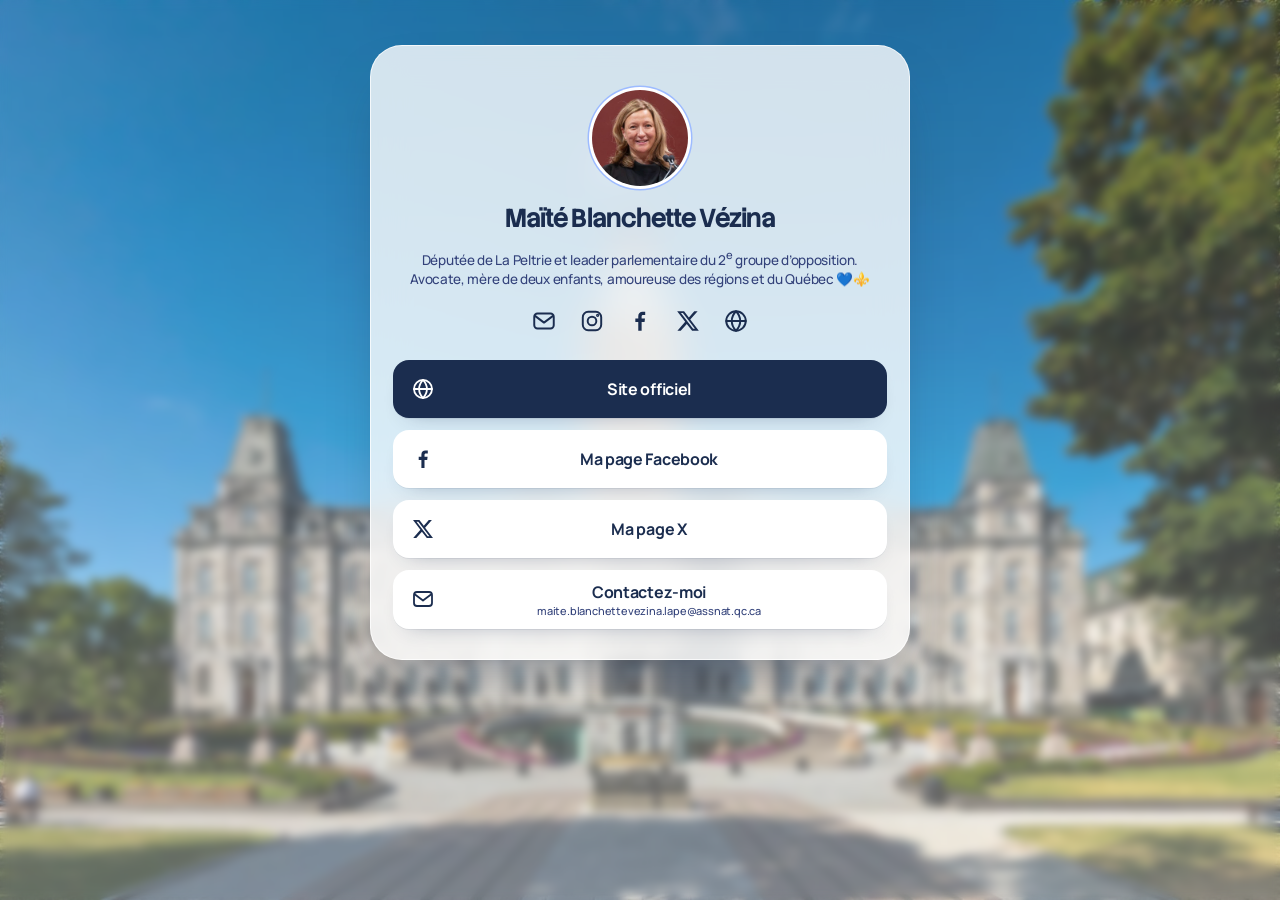
<file: liens/index.html>
<!DOCTYPE html>
<html lang="fr">
<head>
<meta charset="utf-8">
<meta name="viewport" content="width=device-width,initial-scale=1">
<title>Maïté Blanchette Vézina — Liens</title>
<meta name="description" content="Maïté Blanchette Vézina, députée de La Peltrie.">
<link rel="icon" href="../favicon.ico" sizes="any">
<link rel="icon" type="image/png" sizes="192x192" href="../favicon-192.png">
<link rel="apple-touch-icon" href="../apple-touch-icon.png">
<link rel="preconnect" href="https://fonts.googleapis.com">
<link rel="preconnect" href="https://fonts.gstatic.com" crossorigin>
<link rel="stylesheet" href="https://fonts.googleapis.com/css2?family=Manrope:wght@500;700&family=Stack+Sans+Headline:wght@600;700&display=swap">
<style>
:root{--ink:#1B2D4F;--ink-soft:#33427A;--blue:#9DBBFF;--pale:#C6D5F7}
*{box-sizing:border-box}
html{-webkit-text-size-adjust:100%}
body{margin:0;min-height:100vh;background:var(--pale);color:var(--ink);font-family:'Manrope',Helvetica,Arial,sans-serif;font-weight:500;letter-spacing:-.3px;line-height:1.5;display:flex;justify-content:center;align-items:flex-start;position:relative}
body::before{content:"";position:fixed;inset:0;z-index:0;background:linear-gradient(rgba(255,255,255,.12),rgba(255,255,255,.34)),url(fond.jpg) 50% 30%/cover no-repeat;pointer-events:none}
body::after{content:"";position:fixed;inset:0;z-index:0;-webkit-backdrop-filter:blur(5px);backdrop-filter:blur(5px);pointer-events:none}
main{position:relative;z-index:1;width:100%;max-width:540px;margin:clamp(14px,5vh,56px) 14px;padding:44px 22px 30px;display:flex;flex-direction:column;align-items:center;text-align:center;border-radius:32px;background:rgba(255,255,255,.8);-webkit-backdrop-filter:blur(18px);backdrop-filter:blur(18px);border:1px solid rgba(255,255,255,.75);box-shadow:0 30px 60px -28px rgba(27,45,79,.55)}
.avatar{width:96px;height:96px;border-radius:50%;object-fit:cover;object-position:50% 50%;background:var(--pale);box-shadow:0 0 0 3px #fff,0 0 0 4.5px var(--blue)}
h1{margin:18px 0 4px;font-family:'Stack Sans Headline','Manrope',sans-serif;font-weight:700;font-size:26px;letter-spacing:-.035em;line-height:1.1;text-wrap:balance}
.role{margin:0;font-weight:700;color:var(--ink-soft);font-size:15.5px}
.bio{margin:10px 0 0;width:100%;font-size:13.5px;font-weight:500;color:var(--ink-soft);text-wrap:balance}
@media (min-width:520px){.bio span{display:block}}
.icones{display:flex;justify-content:center;gap:22px;margin:18px 0 0;padding:0;list-style:none}
.icones a{display:flex;color:var(--ink);transition:transform .18s,color .18s}
.icones a:hover,.icones a:focus-visible{transform:translateY(-2px);color:var(--ink-soft)}
.icones a:focus-visible{outline:3px solid var(--blue);outline-offset:4px;border-radius:8px}
.icones svg{width:26px;height:26px}
.liens{list-style:none;margin:26px 0 0;padding:0;width:100%;display:flex;flex-direction:column;gap:12px}
.lien{display:flex;align-items:center;gap:14px;width:100%;min-height:58px;padding:12px 18px;border-radius:16px;background:#fff;color:var(--ink);text-decoration:none;font-weight:700;font-size:16px;letter-spacing:-.3px;box-shadow:0 1px 0 rgba(27,45,79,.06),0 10px 22px -16px rgba(27,45,79,.45);transition:background .18s,color .18s,transform .18s,box-shadow .18s}
.lien svg{flex:none;width:24px;height:24px}
.lien .t{flex:1;min-width:0;text-align:center;padding-right:20px;line-height:1.25}
.lien small{display:block;margin-top:2px;font-weight:500;font-size:11px;color:var(--ink-soft);white-space:nowrap;letter-spacing:-.2px}
.lien:hover,.lien:focus-visible{transform:translateY(-2px);box-shadow:0 14px 26px -16px rgba(27,45,79,.6);background:#F3F7FF}
.lien:focus-visible{outline:3px solid var(--blue);outline-offset:3px}
.lien.principal{background:var(--ink);color:#fff}
.lien.principal:hover,.lien.principal:focus-visible{background:var(--ink-soft)}
svg.f{fill:currentColor}
svg.l{fill:none;stroke:currentColor;stroke-width:1.8;stroke-linecap:round;stroke-linejoin:round}
@media (max-width:380px){main{padding:36px 16px 24px}.lien{font-size:15px}}
@media (prefers-reduced-motion:reduce){.lien,.icones a{transition:none}}
</style>
</head>
<body>
<main>
  <img class="avatar" src="avatar.jpg" alt="Maïté Blanchette Vézina" width="96" height="96">
  <h1>Maïté Blanchette Vézina</h1>
  <p class="bio"><span>Députée de La Peltrie et leader parlementaire du 2<sup>e</sup> groupe d’opposition.</span> <span>Avocate, mère de deux enfants, amoureuse des régions et du Québec 💙⚜️</span></p>

  <ul class="icones">
    <li><a href="mailto:maite.blanchettevezina.lape@assnat.qc.ca" aria-label="Courriel"><svg class="l" viewBox="0 0 24 24" aria-hidden="true"><rect x="3" y="5" width="18" height="14" rx="3"/><path d="M4 7.5l8 6 8-6"/></svg></a></li>
    <li><a href="https://instagram.com/maiteblanchettevezina" target="_blank" rel="noopener" aria-label="Instagram"><svg class="l" viewBox="0 0 24 24" aria-hidden="true"><rect x="3.5" y="3.5" width="17" height="17" rx="5"/><circle cx="12" cy="12" r="4"/><circle cx="17.2" cy="6.8" r=".6"/></svg></a></li>
    <li><a href="https://www.facebook.com/maitebv.pcq" target="_blank" rel="noopener" aria-label="Facebook"><svg class="f" viewBox="0 0 24 24" aria-hidden="true"><path d="M13.5 21v-8h2.7l.4-3.2h-3.1V7.9c0-.9.3-1.5 1.6-1.5h1.7V3.5c-.3 0-1.3-.1-2.4-.1-2.4 0-4 1.5-4 4.1v2.3H7.7V13h2.7v8h3.1z"/></svg></a></li>
    <li><a href="https://x.com/MaiteVezina" target="_blank" rel="noopener" aria-label="X"><svg class="f" viewBox="0 0 24 24" aria-hidden="true"><path d="M17.8 3h3.1l-6.8 7.7L22 21h-6.2l-4.9-6.3L5.3 21H2.2l7.2-8.3L2 3h6.4l4.4 5.8L17.8 3zm-1.1 16.2h1.7L7.3 4.7H5.5l11.2 14.5z"/></svg></a></li>
    <li><a href="../" aria-label="Site officiel"><svg class="l" viewBox="0 0 24 24" aria-hidden="true"><circle cx="12" cy="12" r="9"/><path d="M3 12h18M12 3c2.6 2.7 3.9 5.7 3.9 9s-1.3 6.3-3.9 9c-2.6-2.7-3.9-5.7-3.9-9S9.4 5.7 12 3z"/></svg></a></li>
  </ul>

  <ul class="liens">
    <li><a class="lien principal" href="../"><svg class="l" viewBox="0 0 24 24" aria-hidden="true"><circle cx="12" cy="12" r="9"/><path d="M3 12h18M12 3c2.6 2.7 3.9 5.7 3.9 9s-1.3 6.3-3.9 9c-2.6-2.7-3.9-5.7-3.9-9S9.4 5.7 12 3z"/></svg><span class="t">Site officiel</span></a></li>
    <li><a class="lien" href="https://www.facebook.com/maitebv.pcq" target="_blank" rel="noopener"><svg class="f" viewBox="0 0 24 24" aria-hidden="true"><path d="M13.5 21v-8h2.7l.4-3.2h-3.1V7.9c0-.9.3-1.5 1.6-1.5h1.7V3.5c-.3 0-1.3-.1-2.4-.1-2.4 0-4 1.5-4 4.1v2.3H7.7V13h2.7v8h3.1z"/></svg><span class="t">Ma page Facebook</span></a></li>
    <li><a class="lien" href="https://x.com/MaiteVezina" target="_blank" rel="noopener"><svg class="f" viewBox="0 0 24 24" aria-hidden="true"><path d="M17.8 3h3.1l-6.8 7.7L22 21h-6.2l-4.9-6.3L5.3 21H2.2l7.2-8.3L2 3h6.4l4.4 5.8L17.8 3zm-1.1 16.2h1.7L7.3 4.7H5.5l11.2 14.5z"/></svg><span class="t">Ma page X</span></a></li>
    <li><a class="lien" href="mailto:maite.blanchettevezina.lape@assnat.qc.ca"><svg class="l" viewBox="0 0 24 24" aria-hidden="true"><rect x="3" y="5" width="18" height="14" rx="3"/><path d="M4 7.5l8 6 8-6"/></svg><span class="t">Contactez-moi<small>maite.blanchettevezina.lape@assnat.qc.ca</small></span></a></li>
  </ul>
</main>
</body>
</html>
</file>
<file: style.css>
:root{
  --bg:#FFFFFF;
  --ink:#1B2D4F;
  --ink-soft:#33427A;
  --card:#9DBBFF;
  --line:rgba(27,45,79,.18);
  --paper:#FFFFFF;
  --display:'Archivo','Arial Black',Helvetica,Arial,sans-serif;
  --body:'Manrope',Helvetica,Arial,sans-serif;
  --r:44px;
  color-scheme:light;
}
*{box-sizing:border-box}
html{scroll-behavior:smooth}
body{overflow-x:clip}
body{margin:0;background:var(--bg);color:var(--ink);font-family:var(--body);font-size:17px;line-height:1.55;letter-spacing:-.5px;font-weight:500}
a{color:inherit;text-decoration:none}
a:focus-visible,button:focus-visible,input:focus-visible,select:focus-visible,textarea:focus-visible{outline:3px solid var(--ink);outline-offset:3px}
img{max-width:100%;display:block}
section{scroll-margin-top:90px}

main{min-height:calc(100vh - 380px)}
.page{display:none}
.page.on{display:block;animation:pageIn .45s cubic-bezier(.2,.7,.2,1)}
@keyframes pageIn{from{opacity:0;transform:translateY(18px)}to{opacity:1;transform:none}}
@media (prefers-reduced-motion:reduce){.page.on{animation:none}}
.top.hide{transform:translateY(-100%)}
@media (prefers-reduced-motion:reduce){.top{transition:none}}
.wrap{max-width:1480px;margin:0 auto;padding:0 32px}
.display{font-family:var(--display);font-weight:800;font-stretch:90%;letter-spacing:-.045em;line-height:.9;text-transform:lowercase;text-wrap:balance}


.top{transition:transform .3s ease;border-bottom:1px solid var(--line);margin-top:0;position:sticky;top:0;z-index:100;background:rgba(255,255,255,.94);-webkit-backdrop-filter:blur(10px);backdrop-filter:blur(10px)}
.top .wrap{display:grid;grid-template-columns:auto 1fr;align-items:center;gap:24px;min-height:72px}
@media (min-width:901px){.top .meta{display:none}}
.lang{display:inline-flex;align-items:center;gap:4px;font-size:14px;font-weight:700;letter-spacing:.06em}
.lang button{background:none;border:0;border-bottom:2px solid transparent;padding:6px 3px 4px;font:inherit;color:var(--ink-soft);opacity:.65;cursor:pointer;transition:opacity .2s,color .2s}
.lang button:hover{opacity:1}
.lang button[aria-pressed="true"]{color:var(--ink);opacity:1;border-bottom-color:var(--ink)}
.lang i{font-style:normal;opacity:.4}
.logo{display:block;line-height:0}
.logo img{height:50px;width:auto}
.nav{display:flex;gap:36px;list-style:none;margin:0;padding:0;font-size:15px;font-weight:500;justify-content:flex-end}
.nav li{display:flex;align-items:center}
.nav a{padding:8px 0 6px;border-bottom:2px solid transparent;display:inline-block;transition:color .2s,transform .2s}
.nav a:hover{color:#7C8497;transform:scale(1.02)}
.nav a[aria-current="true"]{border-bottom-color:var(--ink)}
.meta{display:flex;align-items:center;gap:12px;font-size:14px;justify-self:end}
.avatar{width:36px;height:36px;border-radius:50%;background:#C6D5F7;overflow:hidden;flex:none}
.avatar img{width:100%;height:150%;object-fit:cover;object-position:top}
.burger{display:none;background:none;border:1.5px solid var(--ink);border-radius:999px;padding:9px 18px;font:inherit;font-weight:700;color:var(--ink);cursor:pointer;min-height:44px}


.hero{padding:56px 0 96px;position:relative;isolation:isolate;overflow:hidden}
.hero::before{content:"";position:absolute;inset:0;z-index:-1;background:linear-gradient(rgba(255,255,255,.88),rgba(255,255,255,.88)),url(assemblee.jpg) center 72%/cover no-repeat}
.hero .wrap{display:flex;flex-wrap:wrap;gap:48px;align-items:stretch}
.hero-text{flex:1 1 560px;min-width:0;text-align:left;display:flex;flex-direction:column;justify-content:center;container-type:inline-size}
.tb{width:fit-content;max-width:100%}
.hero h1{margin:0;max-width:100%;text-transform:none;font-family:'Stack Sans Headline',var(--display);font-weight:700;font-stretch:normal;letter-spacing:-.035em;font-size:clamp(30px,6vw,130px);font-size:min(130px,10.8cqw)}
.hero-more{display:inline-flex;align-items:center;gap:8px;margin-top:15px;font-weight:700;color:var(--ink);border-bottom:2px solid var(--ink);padding-bottom:2px;transition:color .2s,border-color .2s}
.hero-more svg{width:20px;height:20px;flex:none;fill:none;stroke:currentColor;stroke-width:3.2;stroke-linecap:round;stroke-linejoin:round}
.hero-more:hover{color:var(--ink-soft);border-color:var(--ink-soft)}
.hero p.lead{margin:36px 0 0 0;width:0;min-width:100%;max-width:none;text-align:justify;hyphens:auto;font-size:17px;color:var(--ink-soft);text-wrap:pretty}
.stats{margin-top:auto;padding-top:56px;display:grid;grid-template-columns:1fr 1fr;gap:24px}
.stat b{display:block;font-family:var(--display);font-weight:800;font-stretch:90%;font-size:clamp(48px,6vw,84px);letter-spacing:-.05em;line-height:1}
.stat span{display:block;margin:10px 0 0 auto;max-width:240px;font-size:14px;color:var(--ink-soft)}


.card{flex:0 1 560px;min-width:0;position:relative;height:560px;filter:drop-shadow(0 12px 30px rgba(27,45,79,.34))}
.card .script{position:absolute;left:36px;top:48px;font-family:'Mrs Saint Delafield',cursive;font-size:96px;line-height:1;color:var(--ink);transform:rotate(-6deg);pointer-events:none}
.card .frame{position:absolute;left:0;top:0;width:100%;height:100%;border-radius:var(--r);overflow:hidden;
  -webkit-mask:url("data:image/svg+xml,%3Csvg xmlns='http://www.w3.org/2000/svg' viewBox='0 0 156 308' width='156' height='308'%3E%3Cpath d='M0 0H156V308A40 40 0 0 1 116 268V80A40 40 0 0 0 76 40H40A40 40 0 0 1 0 0Z'/%3E%3C/svg%3E") left bottom/156px 308px no-repeat,linear-gradient(#000,#000) right bottom/calc(100% - 155px) 308px no-repeat,linear-gradient(#000,#000) left top/100% calc(100% - 307px) no-repeat;
  mask:url("data:image/svg+xml,%3Csvg xmlns='http://www.w3.org/2000/svg' viewBox='0 0 156 308' width='156' height='308'%3E%3Cpath d='M0 0H156V308A40 40 0 0 1 116 268V80A40 40 0 0 0 76 40H40A40 40 0 0 1 0 0Z'/%3E%3C/svg%3E") left bottom/156px 308px no-repeat,linear-gradient(#000,#000) right bottom/calc(100% - 155px) 308px no-repeat,linear-gradient(#000,#000) left top/100% calc(100% - 307px) no-repeat}
.card .photo{width:100%;height:100%;max-width:none;object-fit:cover;object-position:47% 30%;transform:scale(1.15);transform-origin:47% 30%}
.notch{position:absolute;z-index:2}
.n-bl{left:0;bottom:0;width:116px;padding:24px 0;display:flex;flex-direction:column;align-items:center;gap:14px}
.bubble{width:64px;height:64px;border-radius:50%;background:var(--ink);color:#fff;display:flex;align-items:center;justify-content:center;transition:transform .2s,background .2s;flex:none}
.bubble:hover{transform:scale(1.08);background:#2559E6}
.bubble svg{width:26px;height:26px;fill:none;stroke:currentColor;stroke-width:1.8;stroke-linecap:round;stroke-linejoin:round}
.bubble svg.fill{fill:currentColor;stroke:none}


.hsec{padding:96px 0 0}
.hsec.hlast{padding-bottom:120px}
.faq{border-top:1.5px solid var(--ink)}
.faq details{border-bottom:1.5px solid var(--ink)}
.faq summary{list-style:none;cursor:pointer;display:flex;justify-content:space-between;align-items:center;gap:24px;padding:26px 0;font-family:var(--display);font-weight:800;font-size:clamp(20px,2.4vw,28px);letter-spacing:-.02em;line-height:1.2}
.faq summary::-webkit-details-marker{display:none}
.faq summary::after{content:"+";flex:none;font-size:30px;font-weight:500;line-height:1;transition:transform .3s}
.faq details[open] summary::after{transform:rotate(45deg)}
.faq summary:hover{color:var(--ink-soft)}
.faq .fa{padding:0 0 28px;max-width:780px;color:var(--ink-soft);font-size:18px;line-height:1.6;overflow-wrap:break-word}
.faq .fa p{margin:0 0 12px}
.faq .fa a{display:inline-block;color:var(--ink);font-weight:700;border-bottom:2px solid var(--ink)}
@media (prefers-reduced-motion:reduce){.faq summary::after{transition:none}}
.hsec h2{margin:0 0 36px;font-family:var(--display);font-weight:800;font-stretch:90%;font-size:clamp(34px,4.6vw,60px);letter-spacing:-.04em;line-height:1}
.hrow{display:flex;flex-wrap:wrap;align-items:baseline;justify-content:space-between;gap:12px 32px;margin-bottom:36px}
.hrow h2{margin:0}
.hlink{font-weight:700;text-decoration:underline;text-underline-offset:4px;transition:color .2s}
.hlink:hover{color:#7C8497}
.help{display:grid;grid-template-columns:repeat(auto-fit,minmax(min(220px,100%),1fr));gap:20px}
.help a{display:flex;flex-direction:column;gap:8px;border:1px solid #D5DAE6;border-radius:20px;padding:28px;transition:border-color .2s,transform .2s}
.help a:hover{border-color:var(--ink);transform:translateY(-4px)}
.help .acc-ic{margin-bottom:10px}
.help b{font-size:19px;line-height:1.25}
.help span{color:var(--ink-soft);font-size:15px}
.circ{display:grid;grid-template-columns:1.1fr 1fr;gap:48px;align-items:start}
.circ p{margin:0 0 18px;font-size:18px;color:var(--ink-soft);text-wrap:pretty}
.circ h3{margin:0 0 16px;font-size:15px;letter-spacing:.08em;text-transform:uppercase;color:var(--ink-soft)}
.cmap{margin:0}
.circ>div:first-child p{text-align:justify;hyphens:auto;-webkit-hyphens:auto}
.map-svg{width:100%;height:auto;display:block}
.map-name{font-family:"Stack Sans Headline","Archivo",var(--display),sans-serif;font-weight:800;font-size:68px;fill:#1B2D4F;letter-spacing:-.025em}
.map-n{font:800 15px var(--body);fill:#1B2D4F}
.poi circle{fill:#1B2D4F;stroke:#fff;stroke-width:3;transition:transform .2s;transform-box:fill-box;transform-origin:center}
.poi text{font:700 14px var(--body);fill:#1B2D4F;paint-order:stroke;stroke:#EAF0FF;stroke-width:4px;stroke-linejoin:round}
.poi.big text{font-size:15px}
.poi:hover circle{transform:scale(1.35)}
.leader{fill:none;stroke:#1B2D4F;stroke-opacity:.45;stroke-width:1.2}
.cmap figcaption{margin-top:12px;font-size:14px;color:var(--ink-soft)}
.tags{list-style:none;margin:0;padding:0;display:flex;flex-wrap:wrap;gap:10px}
.tags li{border:1px solid #D5DAE6;border-radius:8px;padding:9px 16px;font-weight:700;font-size:15px}
@media (max-width:900px){.circ{grid-template-columns:1fr;gap:32px}}


.sec{padding:0 0 112px}
.sec-head{display:grid;grid-template-columns:minmax(0,1.1fr) minmax(0,1fr);gap:24px 48px;align-items:center;margin-bottom:50px;padding:132px 0 100px;position:relative;isolation:isolate;color:var(--ink)}
.sec-head::before{content:"";position:absolute;z-index:-1;top:0;bottom:-50px;left:50%;width:100vw;margin-left:-50vw;background:linear-gradient(rgba(255,255,255,.88),rgba(255,255,255,.88)),url(assemblee.jpg) center 72%/cover no-repeat;-webkit-mask-image:linear-gradient(180deg,transparent 0,rgba(0,0,0,.5) 35px,#000 90px,#000 calc(100% - 170px),rgba(0,0,0,.8) calc(100% - 135px),rgba(0,0,0,.55) calc(100% - 100px),rgba(0,0,0,.3) calc(100% - 65px),rgba(0,0,0,.1) calc(100% - 30px),transparent 100%);mask-image:linear-gradient(180deg,transparent 0,rgba(0,0,0,.5) 35px,#000 90px,#000 calc(100% - 170px),rgba(0,0,0,.8) calc(100% - 135px),rgba(0,0,0,.55) calc(100% - 100px),rgba(0,0,0,.3) calc(100% - 65px),rgba(0,0,0,.1) calc(100% - 30px),transparent 100%)}
#depute .sec-head::before{background:linear-gradient(rgba(255,255,255,.72),rgba(255,255,255,.72)),url(assermentation.jpg) center 23%/cover no-repeat}
#actualite .sec-head::before{background:linear-gradient(rgba(255,255,255,.72),rgba(255,255,255,.72)),url(actualite-header.jpg) center 50%/cover no-repeat}
#ressources .sec-head::before{background:linear-gradient(rgba(255,255,255,.72),rgba(255,255,255,.72)),url(ressources-header.jpg) center 38%/cover no-repeat}
@media (min-width:901px){#depute .sec-head{padding:132px 0 100px}}
#depute .sec-head{margin-bottom:0}
.sec-head h2{margin:0;font-size:clamp(56px,8.4vw,128px);text-transform:none}
@media (max-width:900px){.sec-head{grid-template-columns:1fr}}
.sec-head p{margin:0;text-align:left;color:var(--ink-soft);text-wrap:pretty}

.team{display:grid;grid-template-columns:repeat(auto-fill,minmax(min(240px,100%),340px));gap:40px 48px;justify-content:center}
.member .ph{aspect-ratio:4/5;border-radius:var(--r) var(--r) var(--r) 120px;background:#C6D5F7;display:flex;align-items:center;justify-content:center;text-align:center;padding:24px;font-weight:700;color:var(--ink-soft);margin-bottom:16px}
.member b{display:block;font-family:var(--display);font-weight:800;font-stretch:90%;font-size:26px;letter-spacing:-.03em;line-height:1.1}
.member span{color:var(--ink-soft)}
.member{cursor:pointer}
.member .ph{transition:transform .25s}
.member:hover .ph,.member:focus-visible .ph{transform:translateY(-6px)}
.ph.photo{padding:0;overflow:hidden;background:#C6D5F7}
.ph.photo img{width:100%;height:100%;object-fit:cover;display:block}


.fiche{border:0;padding:0;border-radius:var(--r);width:min(760px,calc(100vw - 32px));max-height:calc(100vh - 32px);overflow:auto;background:var(--paper);color:var(--ink);box-shadow:0 30px 80px rgba(27,45,79,.35)}
.fiche::backdrop{background:rgba(27,45,79,.5);-webkit-backdrop-filter:blur(3px);backdrop-filter:blur(3px)}
@keyframes ficheIn{from{opacity:0;transform:translateY(28px) scale(.95)}to{opacity:1;transform:none}}
@keyframes ficheOut{from{opacity:1;transform:none}to{opacity:0;transform:translateY(20px) scale(.97)}}
@keyframes veilIn{from{opacity:0}to{opacity:1}}
@keyframes veilOut{from{opacity:1}to{opacity:0}}
.fiche[open]{animation:ficheIn .35s cubic-bezier(.2,.7,.2,1)}
.fiche[open]::backdrop{animation:veilIn .35s ease}
.fiche.closing{animation:ficheOut .25s ease forwards}
.fiche.closing::backdrop{animation:veilOut .25s ease forwards}
@media (prefers-reduced-motion:reduce){.fiche[open],.fiche[open]::backdrop,.fiche.closing,.fiche.closing::backdrop{animation:none}}
.fiche-in{display:grid;grid-template-columns:240px 1fr;gap:36px;padding:40px;position:relative}
.fiche .ph{aspect-ratio:4/5;border-radius:var(--r) var(--r) var(--r) 90px;background:#C6D5F7;display:flex;align-items:center;justify-content:center;font-weight:700;color:var(--ink-soft)}
.fiche h3{margin:0;font-family:var(--display);font-weight:800;font-stretch:90%;font-size:34px;letter-spacing:-.03em;line-height:1.05}
.fiche .role{margin:6px 0 20px;color:var(--ink-soft);font-weight:700}
.fiche p.desc{margin:0 0 24px;color:var(--ink-soft);text-wrap:pretty}
.fiche dl{margin:0;display:grid;grid-template-columns:auto 1fr;gap:10px 20px;border-top:1px solid var(--line);padding-top:20px}
.fiche dt{font-weight:700}
.fiche dd{margin:0;color:var(--ink-soft)}
.fiche-x{position:absolute;top:16px;right:16px;width:44px;height:44px;border-radius:50%;border:0;background:var(--ink);color:#fff;font-size:22px;line-height:1;cursor:pointer}
.fiche-x:hover{background:#2559E6}
@media (max-width:700px){.fiche-in{grid-template-columns:1fr;gap:24px;padding:28px 22px}.fiche .ph{max-width:200px}}

.chips{display:flex;flex-wrap:wrap;gap:10px;margin-bottom:32px}
.chip{border:1.5px solid var(--ink);background:transparent;color:var(--ink);font:inherit;font-weight:700;border-radius:8px;padding:8px 18px;min-height:40px;font-size:15px;cursor:pointer}
.chip[aria-pressed="true"]{background:var(--ink);color:#fff}
.news{display:grid;grid-template-columns:repeat(auto-fill,minmax(min(320px,100%),1fr));gap:24px;align-items:start}
.post{background:var(--paper);border:1px solid #D5DAE6;border-radius:14px;padding:28px 28px 26px;display:flex;flex-direction:column;gap:12px;transition:transform .2s,border-color .2s}
.post:hover{border-color:var(--ink)}
.post{padding:0;gap:0;overflow:hidden}
.post .thumb{aspect-ratio:2.4/1;background:#C6D5F7;display:flex;align-items:center;justify-content:center;font-weight:700;color:var(--ink-soft);overflow:hidden}
.post .thumb img{width:100%;height:100%;object-fit:cover}
.post .pbody{display:flex;flex-direction:column;gap:12px;padding:24px 28px 26px;flex:1}
.post .pfoot{margin-top:auto;padding-top:12px;display:flex;justify-content:space-between;align-items:baseline;font-size:14px;color:var(--ink-soft)}
.post:hover{transform:translateY(-4px)}
.post[hidden]{display:none}
.post small{font-weight:700;letter-spacing:.06em;text-transform:uppercase;font-size:13px;color:var(--ink-soft)}
.post h3{margin:0;font-family:var(--body);font-weight:800;font-size:26px;line-height:1.15;letter-spacing:-.02em}
.post p{margin:0;color:var(--ink-soft);text-align:justify;hyphens:auto}
.post .more{font-weight:700;color:var(--ink)}
.vide{grid-column:1/-1;color:var(--ink-soft)}
.art{max-width:760px;margin:0 auto}
.art-head{grid-template-columns:1fr;margin-bottom:48px}
.art-head>div{max-width:760px;margin:0 auto;width:100%}
.art-head small{display:block;font-weight:700;letter-spacing:.06em;text-transform:uppercase;font-size:13px;color:var(--ink-soft);margin-bottom:14px}
.art-head h1{margin:0 0 16px;font-family:var(--body);font-weight:800;font-size:clamp(34px,5.2vw,64px);line-height:1.05;letter-spacing:-.03em;text-wrap:balance}
.art-head time{display:block;color:var(--ink-soft);font-size:16px}
.art-back{display:inline-block;margin-bottom:32px;font-weight:700;text-decoration:underline;text-underline-offset:4px;transition:color .2s}
.art-back:hover{color:#7C8497}
.art small{display:block;font-weight:700;letter-spacing:.06em;text-transform:uppercase;font-size:13px;color:var(--ink-soft);margin-bottom:12px}
.art h1{margin:0 0 14px;font-family:var(--body);font-weight:800;font-size:clamp(34px,5vw,56px);line-height:1.05;letter-spacing:-.03em}
.art time{display:block;color:var(--ink-soft);font-size:15px;margin-bottom:32px}
.art-img{width:100%;aspect-ratio:2.4/1;object-fit:cover;border-radius:14px;margin-bottom:36px;display:block}
.art-body p{margin:0 0 1.15em;font-size:19px;line-height:1.65;text-align:justify;hyphens:auto}
.art-body h3{margin:1.6em 0 .6em;font-family:var(--display);font-weight:900;font-size:30px;line-height:1.1;letter-spacing:-.02em}

.res{display:flex;flex-direction:column}
.res{border-top:1.5px solid var(--ink)}
.acc{border-bottom:1.5px solid var(--ink)}
.acc-ic{width:44px;height:44px;flex:none;fill:none;stroke:var(--ink);stroke-width:1.6;stroke-linecap:round;stroke-linejoin:round}
.acc-wide{grid-column:1/-1}
.acc-links{list-style:none;margin:0;padding:0;display:flex;flex-wrap:wrap;gap:10px 28px}
.acc-links a{text-decoration:underline;text-underline-offset:3px;font-weight:700}
.acc-links a:hover{color:#7C8497}
.res .acc-h{width:100%;display:flex;flex-wrap:wrap;gap:8px 28px;align-items:center;padding:18px 0;background:none;border:0;font:inherit;color:inherit;text-align:left;cursor:pointer;letter-spacing:inherit}
.res .acc-h:hover{color:var(--ink-soft)}
.res .acc-h i{display:inline-block;transition:transform .3s}
.res .acc-h[aria-expanded="true"] i{transform:rotate(45deg)}
.acc-p{display:grid;grid-template-rows:0fr;visibility:hidden;transition:grid-template-rows .4s cubic-bezier(.2,.7,.2,1),visibility .4s}
.acc-h[aria-expanded="true"]+.acc-p{grid-template-rows:1fr;visibility:visible}
.acc-in{overflow:hidden;min-height:0}
.acc-body{display:grid;grid-template-columns:repeat(auto-fit,minmax(min(260px,100%),1fr));gap:28px 48px;padding:8px 0 40px 20px}
.acc-body h4{margin:0 0 8px;font-size:15px;letter-spacing:.08em;text-transform:uppercase;color:var(--ink-soft)}
.acc-body p{margin:0;color:var(--ink-soft)}
.acc-cta{align-self:start;justify-self:start;background:var(--ink);color:#fff;border-radius:8px;padding:14px 26px;font-weight:700;transition:background .2s}
.acc-cta:hover{background:#2559E6}
@media (prefers-reduced-motion:reduce){.acc-p,.res .acc-h i{transition:none}}
.res b{flex:1 1 320px;font-family:var(--display);font-weight:800;font-stretch:90%;font-size:clamp(22px,2.4vw,30px);letter-spacing:-.03em;line-height:1.05}
.res span{flex:1 1 280px;color:var(--ink-soft);font-size:16px}
.res i{font-style:normal;font-size:24px}

.contact{display:flex;flex-wrap:wrap;gap:56px}
.contact .info{flex:1 1 100%;min-width:0;display:grid;grid-template-columns:repeat(auto-fit,minmax(min(280px,100%),1fr));gap:24px}
.contact .info .cc{display:flex;flex-direction:column;gap:6px;border:1px solid #D5DAE6;border-radius:20px;padding:32px;font-size:19px;line-height:1.5;overflow-wrap:anywhere;transition:border-color .2s,transform .2s}
.contact .info .cc:hover{border-color:var(--ink);transform:translateY(-4px)}
.contact .info .cc svg{width:44px;height:44px;margin-bottom:14px;fill:none;stroke:var(--ink);stroke-width:1.6;stroke-linecap:round;stroke-linejoin:round}
.contact .info .cc b{font-size:14px;letter-spacing:.08em;text-transform:uppercase;color:var(--ink-soft)}
.contact .map{flex:1 1 100%;min-height:380px;border-radius:25px;overflow:hidden;background:#C6D5F7;position:relative}
.contact .map iframe{position:absolute;inset:0;width:100%;height:100%;border:0;display:block}
.contact .map-in{display:flex;flex-direction:column;align-items:center;gap:10px;font-weight:700}
.contact .map-in svg{width:52px;height:52px;fill:none;stroke:var(--ink);stroke-width:1.6;stroke-linecap:round;stroke-linejoin:round}
.dep-intro{max-width:820px;margin:0 0 56px;font-size:clamp(17px,1.6vw,20px);line-height:1.6;color:var(--ink);text-align:justify;hyphens:auto;text-wrap:pretty}
.dep-h{margin:0;padding-top:28px;border-top:1.5px solid var(--ink);font-family:var(--display);font-weight:800;font-size:clamp(24px,2.6vw,32px);letter-spacing:-.02em}
.dep-cta{margin-top:72px;display:inline-block}
.tv{position:relative;margin:48px 0 0;padding:0;list-style:none}
.tv-line{position:absolute;left:50%;margin-left:-1px;top:0;bottom:0;width:2px;background:var(--line)}
.tv-fill{position:absolute;left:0;top:0;width:100%;height:0;background:var(--ink)}
.tv-item{position:relative;width:50%;box-sizing:border-box;margin:0 0 96px;padding-right:56px;display:flex;flex-direction:column;align-items:flex-end;gap:10px;text-align:right}
.tv-item:nth-of-type(even){margin-left:50%;padding:0 0 0 56px;align-items:flex-start;text-align:left}
.tv-item:last-child{margin-bottom:0}
.tv-item::before{content:"";position:absolute;right:-8px;top:14px;width:16px;height:16px;border-radius:50%;background:var(--bg);border:2px solid var(--line);transition:background .3s,border-color .3s,transform .3s}
.tv-num{flex:0 0 auto;margin:0;font-family:var(--display);font-size:clamp(44px,6.6vw,80px);line-height:1;font-weight:800;letter-spacing:-.04em;color:var(--line);transition:color .5s}
.tv-body{flex:0 1 auto;min-width:0;width:100%}
.tv-step{margin:0 0 8px;font-size:13px;font-weight:700;letter-spacing:.06em;text-transform:uppercase;color:var(--ink-soft)}
.tv-body h3{margin:0 0 10px;font-family:var(--display);font-weight:800;font-size:clamp(20px,2.2vw,26px);line-height:1.2;letter-spacing:-.02em;text-transform:none;text-wrap:balance}
.tv-body p.tv-text{margin:0 0 0 auto;max-width:520px;text-wrap:pretty;color:var(--ink-soft);font-size:17px;line-height:1.65}
.tv-item:nth-of-type(even)::before{right:auto;left:-8px}
.tv-item:nth-of-type(even) .tv-body p.tv-text{margin-left:0}
.tv-item.reached::before{background:var(--ink);border-color:var(--ink)}
.tv-item.reached .tv-num{color:rgba(27,45,79,.35)}
.tv-item.current::before{transform:scale(1.35)}
.tv-item.current .tv-num{color:var(--ink)}
@media (max-width:700px){
  .tv-line{left:7px;margin-left:0}
  .tv-item,.tv-item:nth-of-type(even){width:100%;margin-left:0;padding:0 0 0 40px;align-items:flex-start;text-align:left;gap:8px;margin-bottom:64px}
  .tv-item::before,.tv-item:nth-of-type(even)::before{left:0;right:auto}
  .tv-body p.tv-text{margin-left:0}
}
@media (prefers-reduced-motion:reduce){.tv-item::before,.tv-num,.tv-body{transition:none}}
.legal{max-width:760px}
.legal h3{margin:40px 0 12px;font-family:var(--display);font-weight:800;font-size:clamp(22px,2.4vw,28px);letter-spacing:-.02em;text-transform:none}
.legal p,.legal li{font-size:17px;line-height:1.7;color:var(--ink-soft)}
.legal p{margin:0 0 14px}
.legal ul{margin:0 0 14px;padding-left:22px}
.legal li{margin-bottom:8px}
.legal a{color:var(--ink);font-weight:700;text-decoration:underline;text-underline-offset:3px;overflow-wrap:anywhere}
.legal .lg-date{margin:0;font-size:14px;font-weight:700;letter-spacing:.06em;text-transform:uppercase}
html[lang="en"] .lg-fr{display:none}
html[lang="fr"] .lg-en{display:none}
#confidentialite .sec-head h2,#conditions .sec-head h2{font-size:clamp(40px,6vw,84px)}
.contact form{flex:1.3 1 420px;min-width:0;background:var(--paper);border:1.5px solid var(--ink);border-radius:36px;padding:36px;display:flex;flex-direction:column;gap:20px}
.field{display:flex;flex-direction:column;gap:8px}
.field label{font-weight:700}
.field input,.field select,.field textarea{font:inherit;color:var(--ink);background:var(--bg);border:1.5px solid var(--ink);border-radius:16px;padding:14px 16px;min-height:52px}
.field textarea{min-height:140px;resize:vertical}
.btn{background:var(--ink);color:#fff;border:0;border-radius:999px;font:inherit;font-weight:700;padding:16px 32px;min-height:52px;cursor:pointer;align-self:flex-start}
.btn:hover{background:#2559E6}
.note{margin:0;font-size:15px;color:var(--ink-soft)}
footer{background:var(--ink);color:#fff;padding:56px 0 40px;font-size:15px;letter-spacing:-.2px}
footer .f-top{display:grid;grid-template-columns:1.6fr 1fr 1fr;gap:40px;padding-bottom:48px}
footer .f-name{font-family:'Stack Sans Headline',var(--display);font-weight:700;font-size:28px;letter-spacing:-.01em;margin:0 0 20px}
footer address{font-style:normal;line-height:1.7}
footer h4{margin:0 0 16px;font-size:21px;font-weight:800}
footer h4 a.f-liens{color:inherit;text-decoration:none;border-bottom:2px solid transparent;transition:border-color .2s}
footer h4 a.f-liens:hover,footer h4 a.f-liens:focus-visible{border-bottom-color:currentColor}
footer a{display:inline-block;transform-origin:left center;transition:color .2s,transform .2s}
footer a:hover{color:#DCDFE6;transform:scale(1.02);text-decoration:none}
footer .f-contact{display:flex;flex-direction:column;gap:12px;overflow-wrap:anywhere;font-size:15px}
footer .f-social{display:flex;gap:22px}
footer .f-social a{display:flex;align-items:center;justify-content:center;transition:opacity .2s,transform .2s}
footer .f-social a{transform-origin:center}
footer .f-social a:hover{transform:scale(1.12)}
footer .f-social svg{width:23px;height:23px;fill:currentColor}
footer .f-social svg.line{fill:none;stroke:currentColor;stroke-width:1.8;stroke-linecap:round;stroke-linejoin:round}
footer .f-bottom{display:flex;flex-wrap:wrap;gap:12px 32px;justify-content:space-between;border-top:1px solid rgba(255,255,255,.22);padding-top:24px;font-size:14px}
footer .f-links{display:flex;gap:28px;flex-wrap:wrap}
@media (max-width:900px){footer .f-top{grid-template-columns:1fr;gap:32px}}


@keyframes rise{from{transform:translateY(16px)}to{transform:none}}
.hero h1,.hero .lead,.card{animation:rise .7s cubic-bezier(.2,.7,.2,1) both}
.card{animation-delay:.08s}
@media (prefers-reduced-motion:reduce){html{scroll-behavior:auto}.hero h1,.hero .lead,.card{animation:none}.bubble,.post,.res a{transition:none}}

@media (max-width:900px){
  .nav .nav-lang{display:none}
  .burger{display:inline-flex;align-items:center;justify-content:center;width:44px;height:44px;padding:0;border:0;background:none;border-radius:12px;transition:background .2s}
  .burger:hover{background:rgba(27,45,79,.06)}
  .burger .bars{position:relative;width:24px;height:18px;display:block}
  .burger .bars i{position:absolute;left:0;width:100%;height:2.5px;border-radius:2px;background:var(--ink);transition:transform .3s,opacity .2s,top .3s}
  .burger .bars i:nth-child(1){top:0}
  .burger .bars i:nth-child(2){top:7.75px}
  .burger .bars i:nth-child(3){top:15.5px}
  .burger[aria-expanded="true"] .bars i:nth-child(1){top:7.75px;transform:rotate(45deg)}
  .burger[aria-expanded="true"] .bars i:nth-child(2){opacity:0}
  .burger[aria-expanded="true"] .bars i:nth-child(3){top:7.75px;transform:rotate(-45deg)}
  .nav{display:flex;flex-direction:column;justify-content:flex-start;gap:0;position:absolute;left:0;right:0;top:100%;background:#fff;border-bottom:1px solid var(--line);box-shadow:0 18px 40px rgba(27,45,79,.14);padding:4px 20px 12px;z-index:20;opacity:0;visibility:hidden;transform:translateY(-8px);transition:opacity .25s,transform .25s,visibility 0s .25s}
  .nav.open{opacity:1;visibility:visible;transform:none;transition:opacity .25s,transform .25s}
  .nav li{display:block;padding:0}
  .nav a{display:block;padding:16px 0;font-size:20px;font-weight:700;border-bottom:1px solid var(--line)}
  .nav a:hover{transform:none}
  .nav a[aria-current="true"]{border-bottom-color:var(--line);color:#2559E6}
  .nav li:last-child a{border-bottom:0}
  .top{position:sticky}
  .hero-text{text-align:left}
  .hero p.lead,.stat span{margin-left:0}
  .stat{text-align:left}
  .wrap{padding:0 20px}
  .card{height:480px;flex:1 1 100%}
  .contact form{padding:24px}
  .logo img{height:40px}
  .top .wrap{display:flex;justify-content:space-between;flex-wrap:wrap;padding-top:12px;padding-bottom:12px}
}

.hrs{margin:0;display:flex;flex-direction:column;font-size:17px;line-height:1.4;overflow-wrap:normal;word-break:normal}
.hrs dt{font-weight:700;margin-top:12px}
.hrs dt:first-child{margin-top:0}
.hrs dd{margin:2px 0 0;text-align:left;color:var(--ink-soft)}
div.cc:hover{transform:none!important;border-color:#D5DAE6!important}

::-webkit-scrollbar{width:12px;height:12px}
::-webkit-scrollbar-track{background:#EEF2FB}
::-webkit-scrollbar-thumb{background:#1B2D4F;border-radius:999px;border:3px solid #EEF2FB}
::-webkit-scrollbar-thumb:hover{background:#2559E6}
@supports (-moz-appearance:none){html{scrollbar-width:thin;scrollbar-color:#1B2D4F #EEF2FB}}

@media (max-width:900px){
  html{-webkit-text-size-adjust:100%;text-size-adjust:100%}
  .hero{padding:28px 0 52px}
  .hero .wrap{gap:28px}
  .hero-text{flex:1 1 100%;width:100%;max-width:100%}
  .tb{width:100%}
  .hero p.lead{text-align:left;hyphens:none;-webkit-hyphens:none;margin-top:18px;font-size:17px;line-height:1.55}
  .card{height:440px}
  .hsec{padding:60px 0 0}
  .hsec.hlast{padding-bottom:72px}
  .hsec h2{margin-bottom:22px}
  .sec{padding-bottom:64px}
  .sec-head{padding:52px 0 48px;margin-bottom:28px;gap:14px}
  .sec-head h2{font-size:clamp(44px,14vw,72px)}
  .sec-head p{font-size:17px}
  .help a{padding:22px}
  .team{grid-template-columns:1fr;gap:18px;justify-content:stretch}
  .member{display:grid;grid-template-columns:104px minmax(0,1fr);column-gap:16px;row-gap:2px;align-items:center}
  .member .ph{grid-row:1/3;margin:0;padding:6px;font-size:12px;border-radius:24px 24px 24px 44px}
  .member b{font-size:22px;align-self:end}
  .member span{align-self:start;font-size:15px}
  .contact{gap:28px}
  .contact .info{gap:16px}
  .contact .info .cc{padding:22px;font-size:17px}
  .contact .info .cc svg{width:36px;height:36px;margin-bottom:8px}
  .contact .map{min-height:300px;border-radius:20px}
  .art-head{margin-bottom:24px}
  .art-head h1{font-size:clamp(30px,9vw,46px)}
  .art-body p{font-size:17px;line-height:1.6;text-align:left;hyphens:none}
  .art-body h3{font-size:25px}
  .chips{gap:8px;margin-bottom:24px}
  .news{gap:18px}
  .res .acc-h{padding:16px 0;gap:4px 16px}
  .res b{font-size:clamp(20px,6vw,24px);flex-basis:100%}
  .fiche{max-height:calc(100dvh - 24px)}
  footer .f-top{gap:26px;padding-bottom:32px}
  footer a{padding:4px 0}
}
@media (max-width:420px){
  .wrap{padding:0 16px}
  .card{height:400px}
  .logo img{height:34px}
  .bubble{width:56px;height:56px}
}

@media (hover:none){
  .post:hover,.help a:hover,.contact .info .cc:hover,.member:hover .ph,.bubble:hover{transform:none}
  .nav a:hover{color:inherit}
}
.fiche dd a{color:inherit;text-decoration:underline;text-underline-offset:3px;text-decoration-thickness:1px}
.fiche dd a:hover,.fiche dd a:focus-visible{text-decoration-thickness:2px}
</file>
